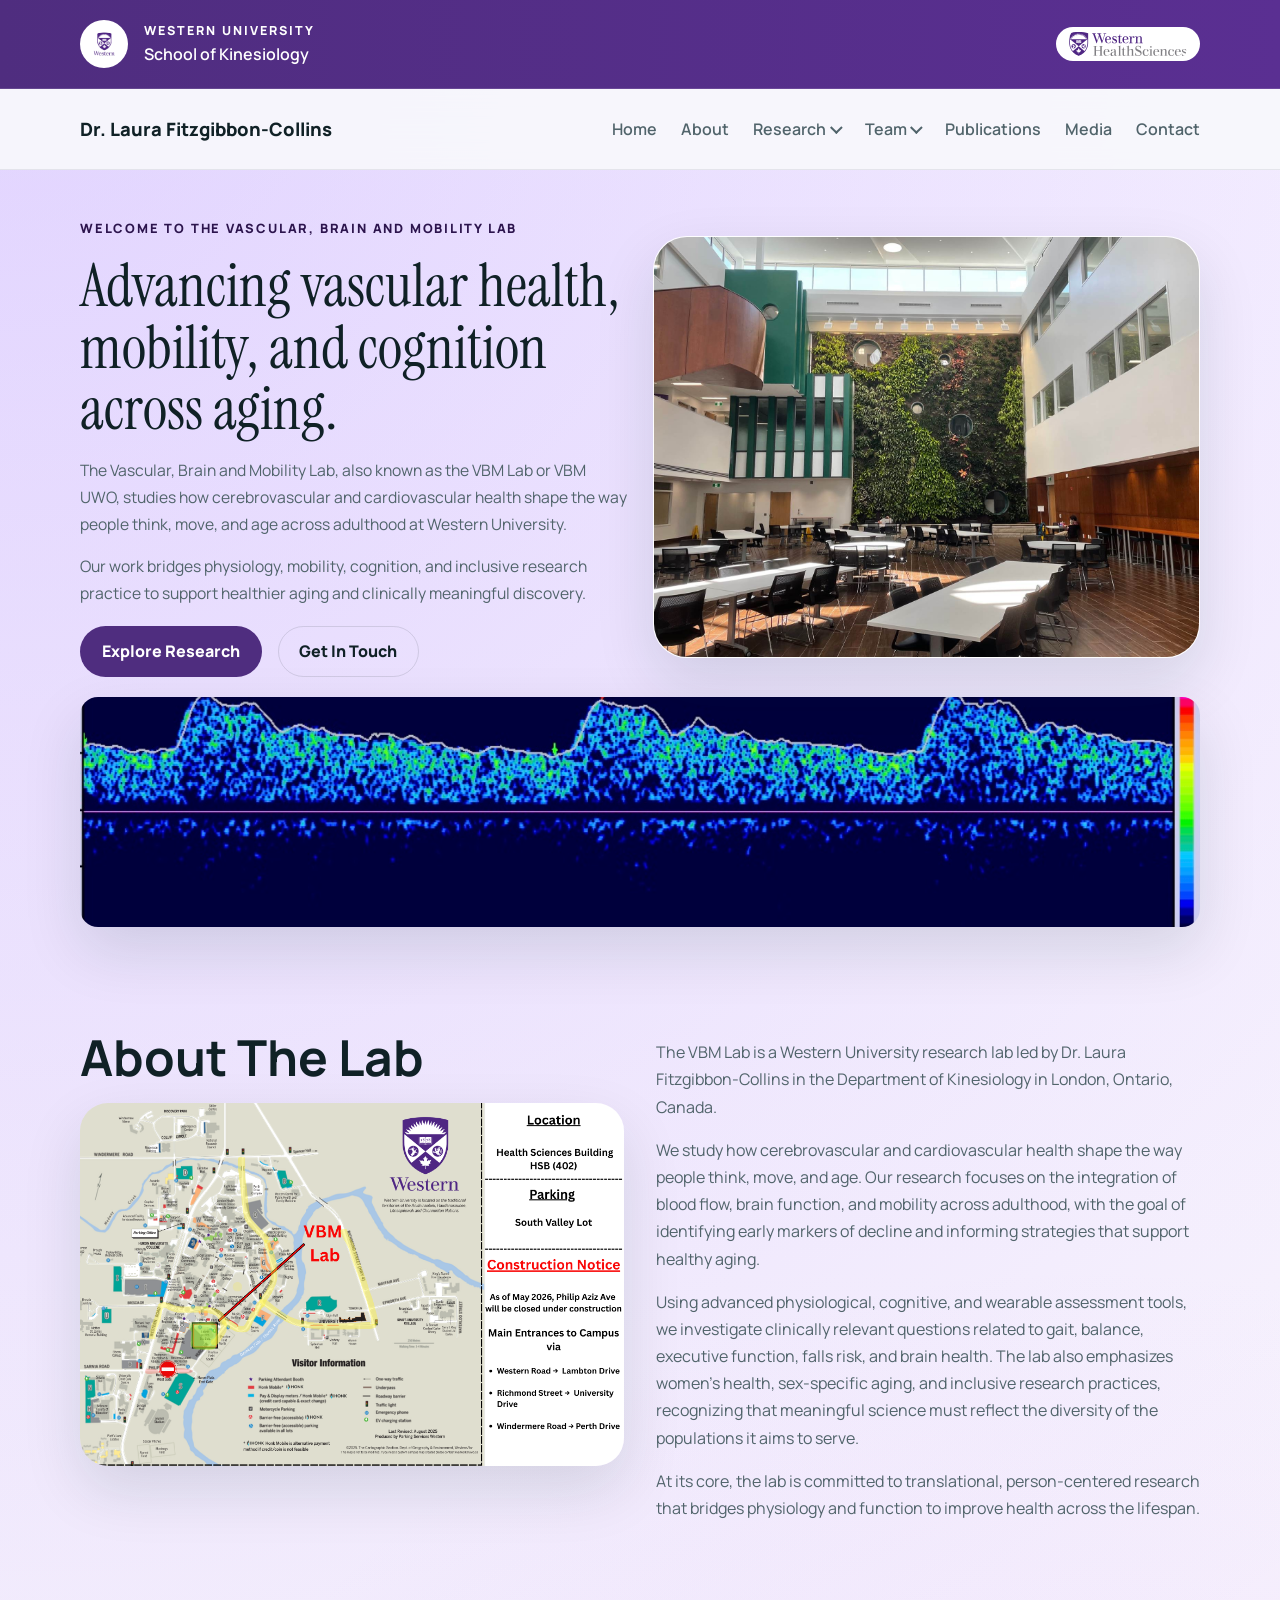
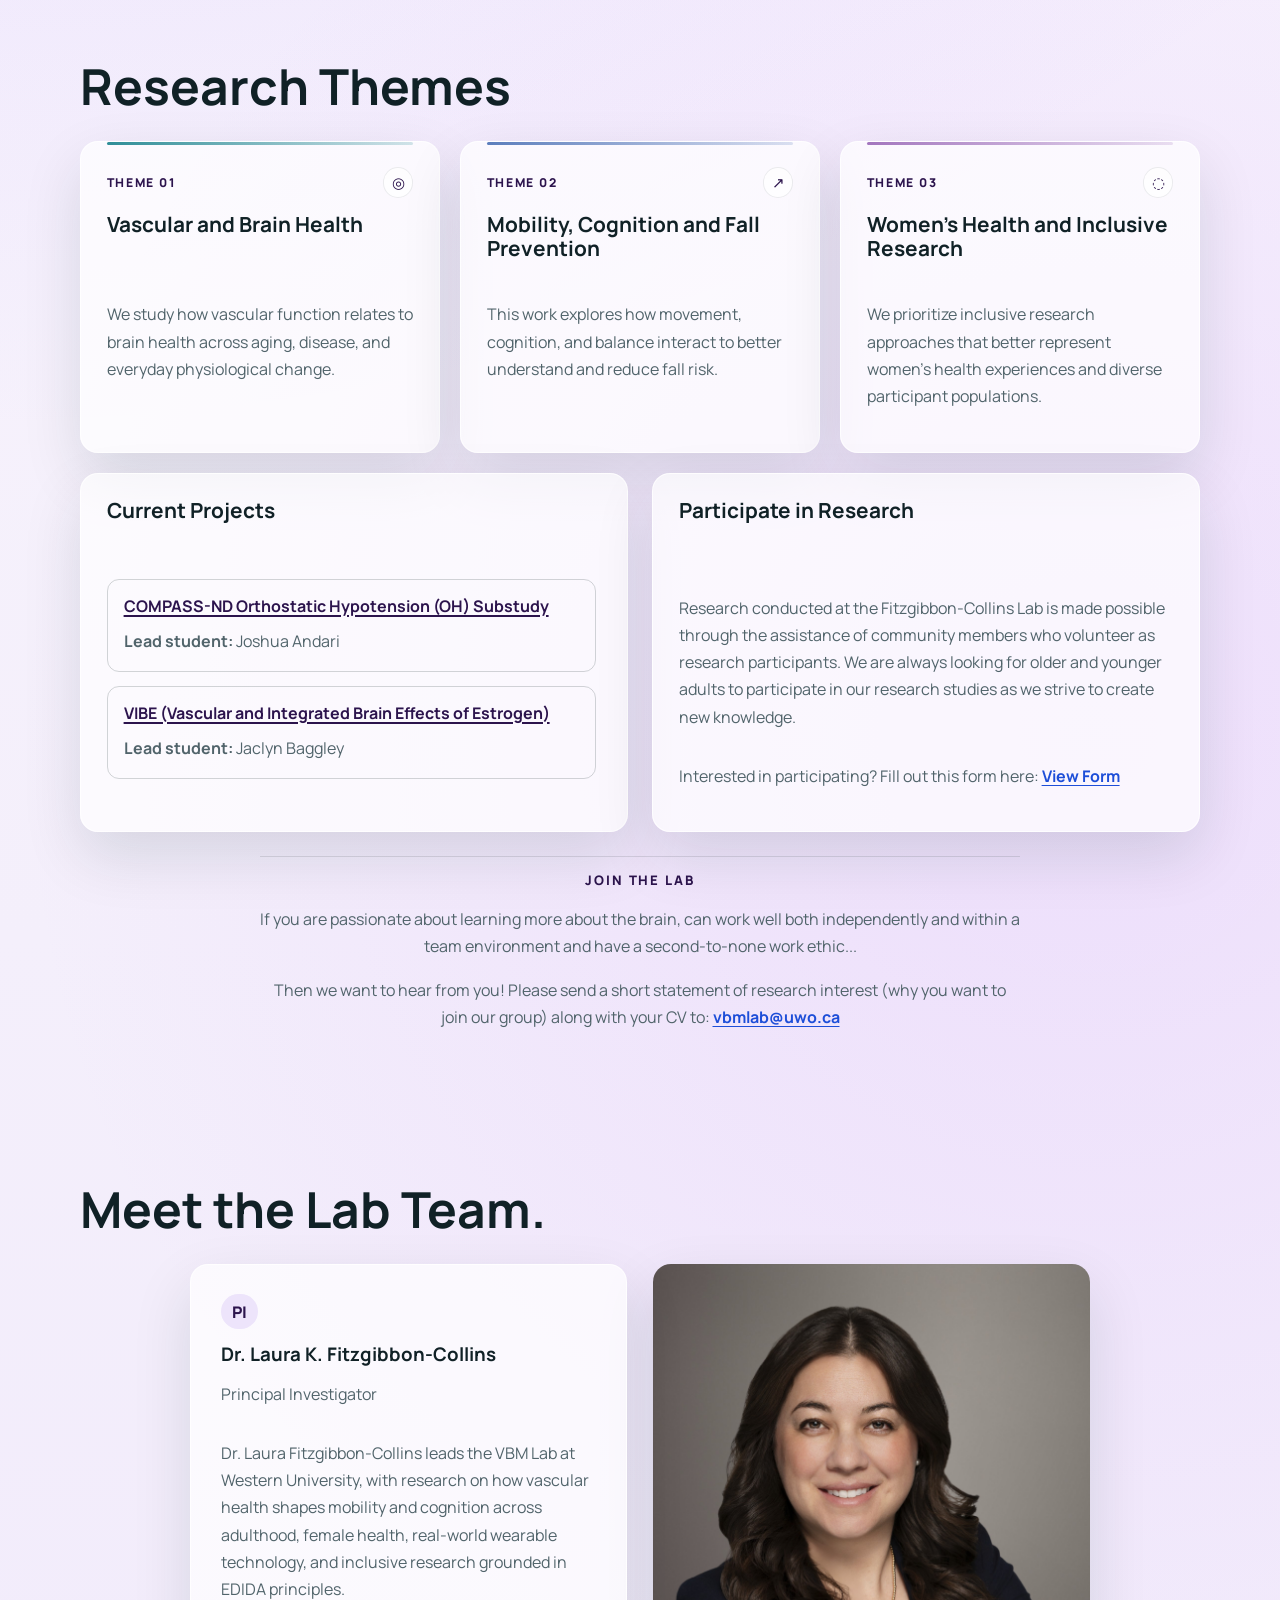
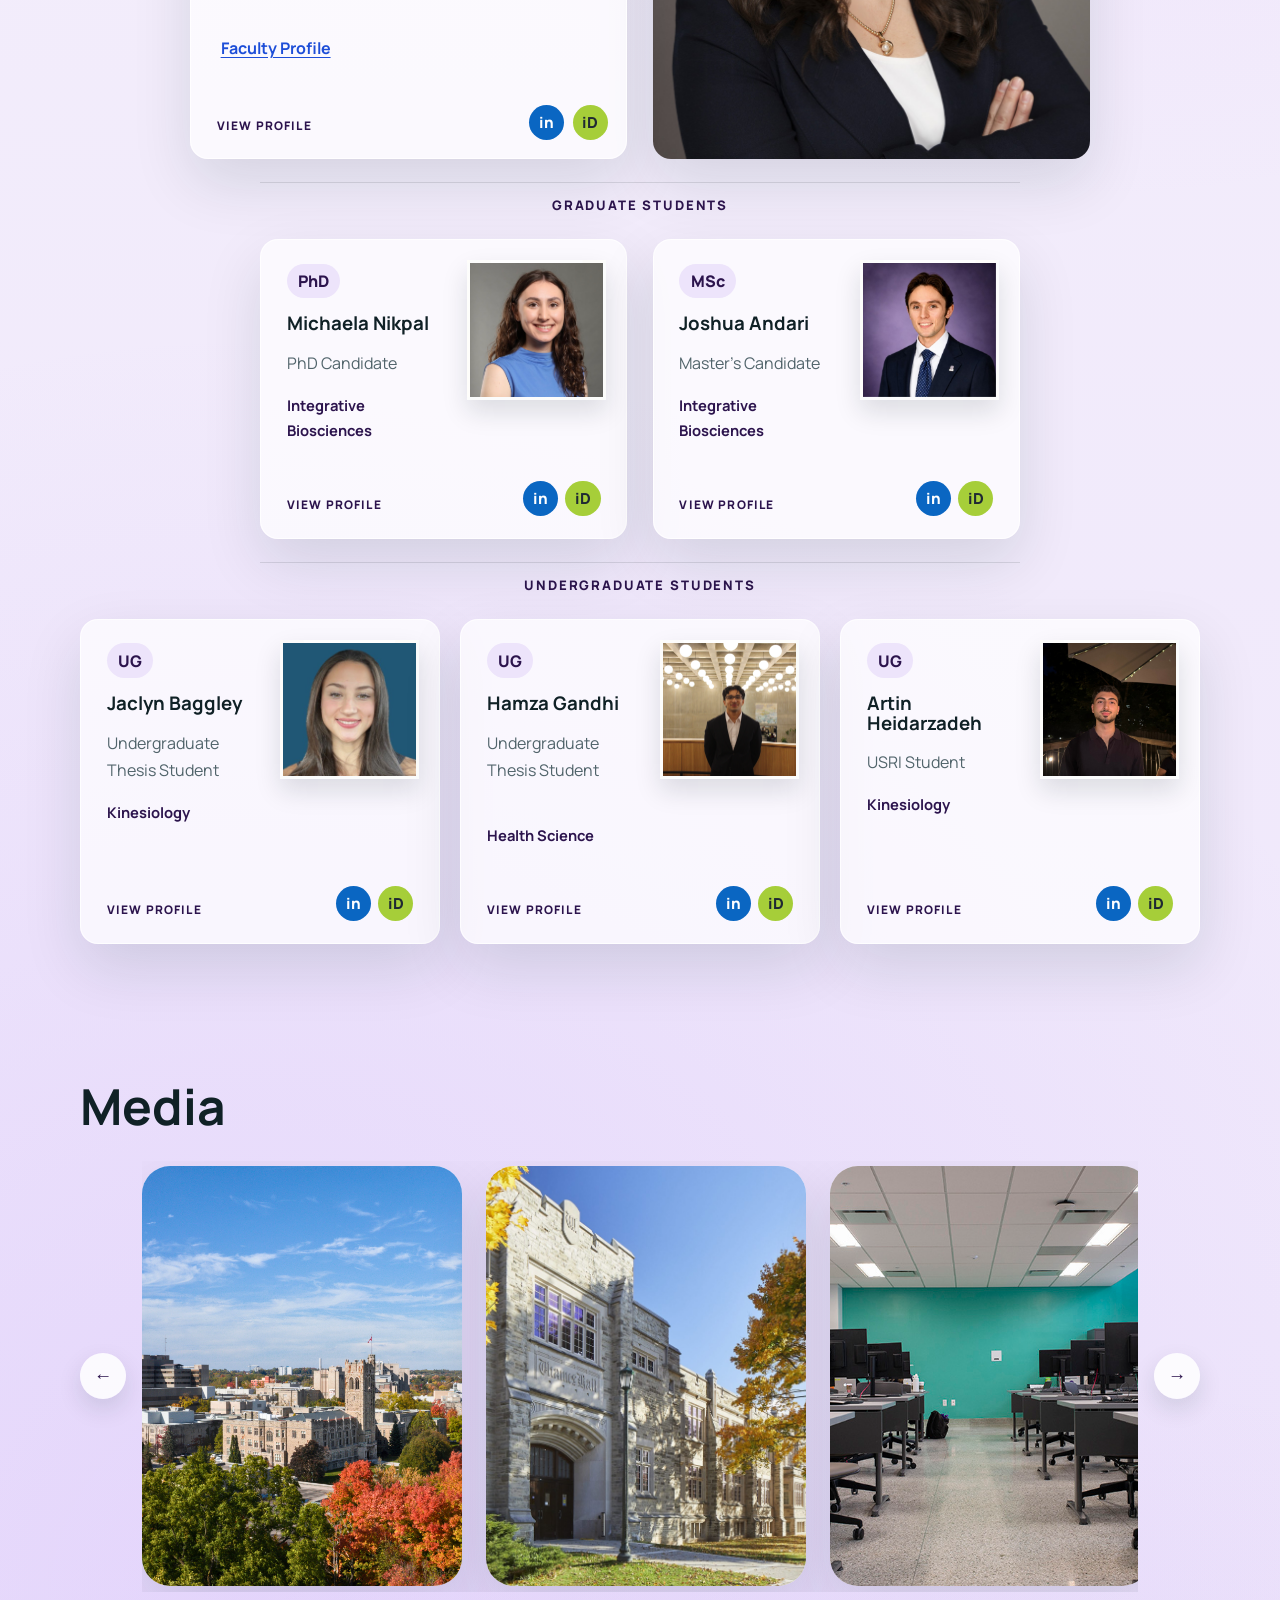
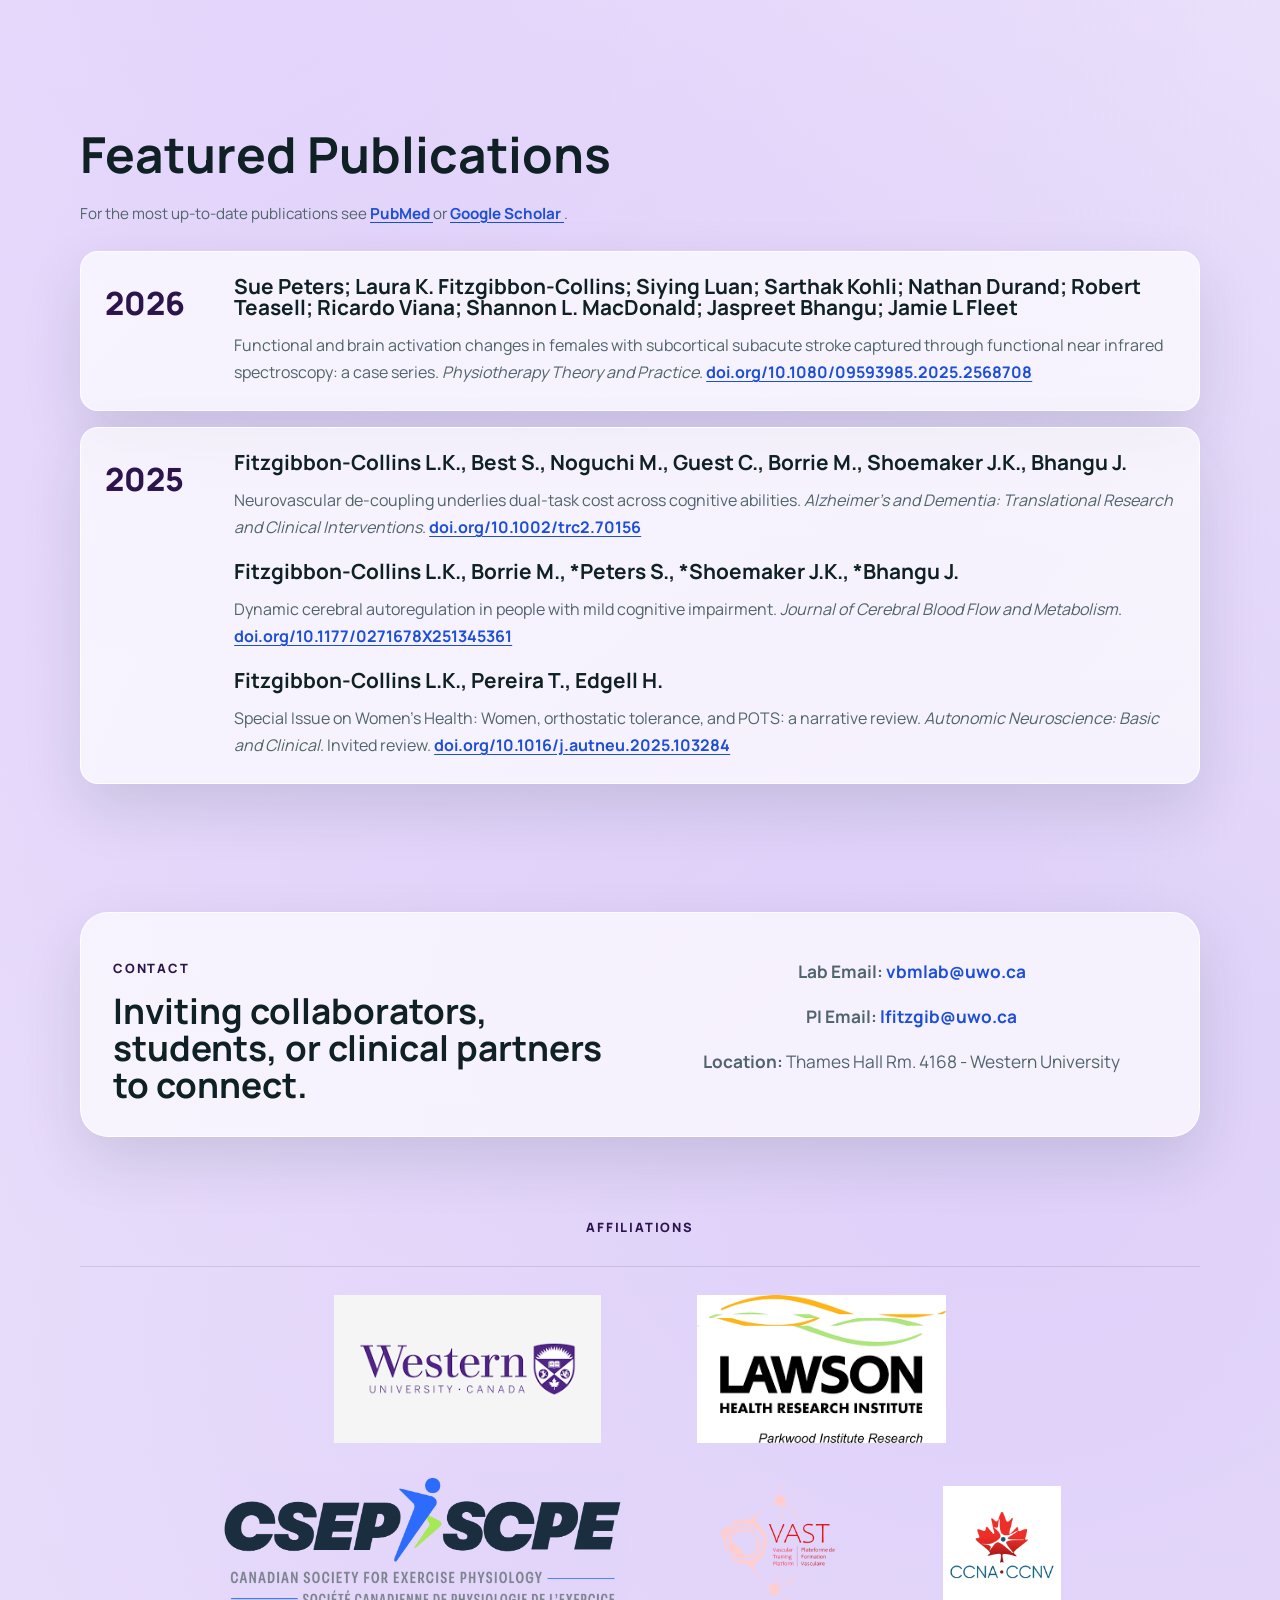
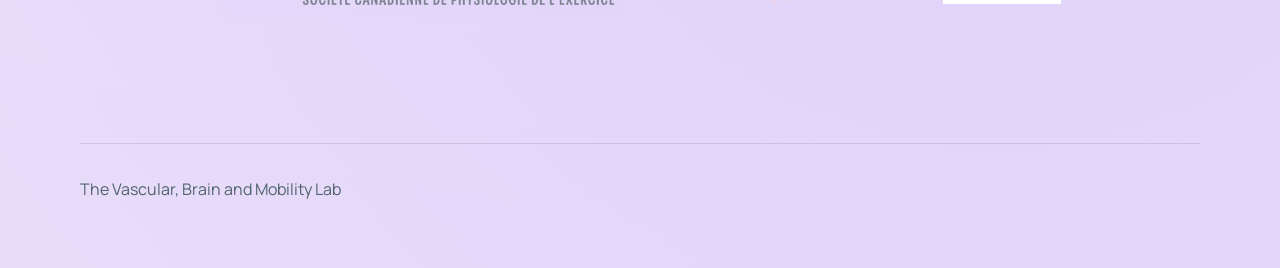
<file: index.html>
<!DOCTYPE html>
<html lang="en">
  <head>
    <meta charset="UTF-8" />
    <meta name="viewport" content="width=device-width, initial-scale=1.0" />
    <title>VBM Lab | Vascular, Brain and Mobility Lab | Western University</title>
    <meta
      name="description"
      content="The VBM Lab at Western University, led by Dr. Laura Fitzgibbon-Collins, studies vascular health, brain health, mobility, cognition, and healthy aging."
    />
    <link rel="canonical" href="https://vbmlab.ca/" />
    <link rel="icon" type="image/png" href="https://vbmlab.ca/photos/uwo.png" />
    <link rel="apple-touch-icon" href="https://vbmlab.ca/photos/uwo.png" />
    <meta name="robots" content="max-image-preview:large" />
    <meta property="og:title" content="VBM Lab | Vascular, Brain and Mobility Lab | Western University" />
    <meta
      property="og:description"
      content="The VBM Lab at Western University, led by Dr. Laura Fitzgibbon-Collins, studies vascular health, brain health, mobility, cognition, and healthy aging."
    />
    <meta property="og:type" content="website" />
    <meta property="og:url" content="https://vbmlab.ca/" />
    <meta property="og:image" content="https://vbmlab.ca/photos/uwo.png" />
    <meta property="og:image:alt" content="Western University logo for the VBM Lab website" />
    <meta name="twitter:card" content="summary_large_image" />
    <meta name="twitter:image" content="https://vbmlab.ca/photos/uwo.png" />
    <link rel="preconnect" href="https://fonts.googleapis.com" />
    <link rel="preconnect" href="https://fonts.gstatic.com" crossorigin />
    <link
      href="https://fonts.googleapis.com/css2?family=Instrument+Serif:ital@0;1&family=Manrope:wght@400;500;600;700;800&display=swap"
      rel="stylesheet"
    />
    <script type="application/ld+json">
      {
        "@context": "https://schema.org",
        "@type": "WebSite",
        "@id": "https://vbmlab.ca/#website",
        "url": "https://vbmlab.ca/",
        "name": "VBM Lab",
        "alternateName": "Vascular, Brain and Mobility Lab",
        "image": "https://vbmlab.ca/photos/uwo.png"
      }
    </script>
    <script type="application/ld+json">
      {
        "@context": "https://schema.org",
        "@type": "ResearchOrganization",
        "@id": "https://vbmlab.ca/#organization",
        "name": "Vascular, Brain and Mobility Lab",
        "alternateName": ["VBM Lab", "VBM UWO"],
        "url": "https://vbmlab.ca/",
        "logo": "https://vbmlab.ca/photos/uwo.png",
        "image": "https://vbmlab.ca/photos/uwo.png",
        "parentOrganization": {
          "@type": "CollegeOrUniversity",
          "name": "Western University",
          "url": "https://www.uwo.ca/"
        },
        "department": {
          "@type": "Organization",
          "name": "School of Kinesiology",
          "url": "https://www.uwo.ca/fhs/kin/"
        },
        "address": {
          "@type": "PostalAddress",
          "addressLocality": "London",
          "addressRegion": "Ontario",
          "addressCountry": "CA"
        },
        "founder": {
          "@id": "https://vbmlab.ca/team/laura-fitzgibbon-collins.html#person"
        }
      }
    </script>
    <link rel="stylesheet" href="styles.css" />
  </head>
  <body>
    <header class="site-header">
      <div class="site-ribbon">
        <div class="container ribbon-inner">
          <div class="ribbon-brand">
            <img class="ribbon-logo" src="photos/uwo.png" alt="Western University logo" />
            <div class="ribbon-copy">
              <p class="ribbon-label">Western University</p>
              <p class="ribbon-subtitle">School of Kinesiology</p>
            </div>
          </div>
          <img
            class="ribbon-health-sciences"
            src="photos/uwohs.svg"
            alt="Western Health Sciences"
          />
        </div>
      </div>
      <div class="site-nav-shell">
        <div class="container nav-bar">
          <a class="brand" href="#top">
            <span class="brand-text">Dr. Laura Fitzgibbon-Collins</span>
          </a>
          <button
            class="menu-toggle"
            type="button"
            aria-expanded="false"
            aria-controls="site-nav"
          >
            Menu
          </button>
          <nav class="site-nav" id="site-nav" aria-label="Main navigation">
            <a href="#top">Home</a>
            <a href="#about">About</a>
            <div class="nav-dropdown">
              <a class="nav-dropdown-trigger" href="#research">Research</a>
              <div class="nav-dropdown-menu" aria-label="Research pages">
                <a href="#research">Current Research</a>
                <a class="nav-subtab" href="current-projects.html">Current Projects</a>
                <a href="participate.html">Participate in Research</a>
              </div>
            </div>
            <div class="nav-dropdown">
              <a class="nav-dropdown-trigger" href="#team">Team</a>
              <div class="nav-dropdown-menu" aria-label="Team groups">
                <a href="team/laura-fitzgibbon-collins.html">Principal Investigator</a>
                <a href="#graduate-students">Graduate Students</a>
                <a href="#undergraduate-students">Undergraduate Students</a>
              </div>
            </div>
            <a href="#publications">Publications</a>
            <a href="#media">Media</a>
            <a href="#contact">Contact</a>
          </nav>
        </div>
      </div>
    </header>

    <main id="top">
      <section class="hero">
        <div class="container hero-frame">
          <div class="hero-copy">
            <p class="eyebrow hero-eyebrow">Welcome to the Vascular, Brain and Mobility Lab</p>
            <div class="hero-lead">
              <h1>Advancing vascular health, mobility, and cognition across aging.</h1>
            </div>
            <p class="hero-text">
              The Vascular, Brain and Mobility Lab, also known as the VBM Lab or VBM UWO,
              studies how cerebrovascular and cardiovascular health shape the way people think,
              move, and age across adulthood at Western University.
            </p>
            <p class="hero-text hero-text-secondary">
              Our work bridges physiology, mobility, cognition, and inclusive research practice to
              support healthier aging and clinically meaningful discovery.
            </p>
            <div class="hero-actions">
              <a class="button button-primary" href="#research">Explore Research</a>
              <a class="button button-secondary" href="#contact">Get In Touch</a>
            </div>
          </div>
          <div class="hero-visual">
            <div class="hero-visual-frame">
              <img
                class="hero-visual-image"
                src="photos/thamesreal.jpg"
                alt="Thames Hall at Western University, home of the VBM Lab"
              />
            </div>
          </div>
        </div>
        <div class="container hero-image-break">
          <img
            src="photos/TCD-1.jpg"
            alt="Transcranial Doppler ultrasound equipment used in VBM Lab cerebrovascular research"
          />
        </div>
      </section>

      <section class="section" id="about">
        <div class="container section-grid">
          <div>
            <h2>About The Lab</h2>
            <img
              class="about-image"
              src="photos/westernpics/updatedparking"
              alt="VBM Lab parking information at Western University"
            />
          </div>
          <div>
            <p>
              The VBM Lab is a Western University research lab led by Dr. Laura
              Fitzgibbon-Collins in the Department of Kinesiology in London, Ontario, Canada.
            </p>
            <p>
              We study how cerebrovascular and cardiovascular health shape the way people think,
              move, and age. Our research focuses on the integration of blood flow, brain function,
              and mobility across adulthood, with the goal of identifying early markers of decline
              and informing strategies that support healthy aging.
            </p>
            <p>
              Using advanced physiological, cognitive, and wearable assessment tools, we investigate
              clinically relevant questions related to gait, balance, executive function, falls risk,
              and brain health. The lab also emphasizes women’s health, sex-specific aging, and
              inclusive research practices, recognizing that meaningful science must reflect the
              diversity of the populations it aims to serve.
            </p>
            <p>
              At its core, the lab is committed to translational, person-centered research that
              bridges physiology and function to improve health across the lifespan.
            </p>
          </div>
        </div>
      </section>

      <section class="section section-tinted section-research" id="research">
        <div class="container">
          <div class="section-heading">
            <h2>Research Themes</h2>
          </div>
          <div class="cards-grid">
            <article class="info-card research-card research-card-brain">
              <div class="research-card-top">
                <span class="research-card-kicker">Theme 01</span>
                <span class="research-card-icon" aria-hidden="true">◎</span>
              </div>
              <h3>Vascular and Brain Health</h3>
              <p>
                We study how vascular function relates to brain health across aging, disease, and
                everyday physiological change.
              </p>
            </article>
            <article class="info-card research-card research-card-mobility">
              <div class="research-card-top">
                <span class="research-card-kicker">Theme 02</span>
                <span class="research-card-icon" aria-hidden="true">↗</span>
              </div>
              <h3>Mobility, Cognition and Fall Prevention</h3>
              <p>
                This work explores how movement, cognition, and balance interact to better
                understand and reduce fall risk.
              </p>
            </article>
            <article class="info-card research-card research-card-inclusive">
              <div class="research-card-top">
                <span class="research-card-kicker">Theme 03</span>
                <span class="research-card-icon" aria-hidden="true">◌</span>
              </div>
              <h3>Women's Health and Inclusive Research</h3>
              <p>
                We prioritize inclusive research approaches that better represent women’s health
                experiences and diverse participant populations.
              </p>
            </article>
          </div>
          <div class="about-cards-grid research-details-grid" id="current-projects-section">
            <article class="info-card about-card project-card">
              <h3>Current Projects</h3>
              <div class="projects-scroll">
                <article class="project-summary-box">
                  <h4>
                    <a class="project-title-link" href="current-projects.html#compass-nd-oh-substudy">
                      COMPASS-ND Orthostatic Hypotension (OH) Substudy
                    </a>
                  </h4>
                  <p>
                    <strong>Lead student:</strong> Joshua Andari
                  </p>
                </article>
                <article class="project-summary-box">
                  <h4>
                    <a class="project-title-link" href="current-projects.html#vibe-estrogen-study">
                      VIBE (Vascular and Integrated Brain Effects of Estrogen)
                    </a>
                  </h4>
                  <p>
                    <strong>Lead student:</strong> Jaclyn Baggley
                  </p>
                </article>
              </div>
            </article>
            <article class="info-card about-card">
              <h3>Participate in Research</h3>
              <p>
                Research conducted at the Fitzgibbon-Collins Lab is made possible through the
                assistance of community members who volunteer as research participants. We are always
                looking for older and younger adults to participate in our research studies as we
                strive to create new knowledge.
              </p>
              <p>
                Interested in participating? Fill out this form here:
                <a class="card-link" href="participate.html">View Form</a>
              </p>
            </article>
          </div>
          <div class="join-lab-block">
            <div class="join-lab-line" aria-hidden="true"></div>
            <p class="join-lab-label">Join the Lab</p>
            <div class="join-lab-copy">
              <p>
                If you are passionate about learning more about the brain, can work well both
                independently and within a team environment and have a second-to-none work ethic...
              </p>
              <p>
                Then we want to hear from you! Please send a short statement of research interest
                (why you want to join our group) along with your CV to:
                <a class="card-link" href="mailto:vbmlab@uwo.ca">vbmlab@uwo.ca</a>
              </p>
            </div>
          </div>
        </div>
      </section>

      <section class="section" id="team">
        <div class="container">
          <div class="section-heading">
            <h2>Meet the Lab Team.</h2>
          </div>
          <div class="people-grid people-grid-single people-grid-featured" id="principal-investigator">
            <article class="person-card person-card-featured">
              <a
                class="card-cover-link"
                href="team/laura-fitzgibbon-collins.html"
                aria-label="View Dr. Laura K. Fitzgibbon-Collins profile"
              ></a>
              <a
                class="profile-social"
                href="https://linkedin.com/in/laura-keiko-fitzgibbon-collins-phd-5b940a64/?lipi=urn%3Ali%3Apage%3Ad_flagship3_feed%3B2OGnwv7vScaIsMlXpq8oRQ%3D%3D"
                aria-label="Laura K. Fitzgibbon-Collins LinkedIn profile"
                target="_blank"
                rel="noreferrer"
              >
                in
              </a>
              <a
                class="profile-social profile-orcid"
                href="https://orcid.org/0009-0002-8268-9843"
                aria-label="Laura K. Fitzgibbon-Collins ORCID profile"
                target="_blank"
                rel="noreferrer"
              >
                iD
              </a>
              <div class="person-badge">PI</div>
              <h3>
                <a class="person-name-link" href="team/laura-fitzgibbon-collins.html">
                  Dr. Laura K. Fitzgibbon-Collins
                </a>
              </h3>
              <p>Principal Investigator</p>
              <p>
                Dr. Laura Fitzgibbon-Collins leads the VBM Lab at Western University, with research
                on how vascular health shapes mobility and cognition across adulthood, female
                health, real-world wearable technology, and inclusive research grounded in EDIDA
                principles.
              </p>
              <p>
                <a
                  class="profile-link"
                  href="https://www.uwo.ca/fhs/kin/about/faculty/fitzgibbon_collins_l.html"
                  target="_blank"
                  rel="noreferrer"
                >
                  Faculty Profile
                </a>
              </p>
            </article>
            <div class="team-photo-card team-photo-card-featured">
              <img
                class="team-photo"
                src="photos/laura2.jpg"
                alt="Dr. Laura Fitzgibbon-Collins, Principal Investigator of the VBM Lab at Western University"
              />
            </div>
          </div>
          <div class="team-subgroup" id="graduate-students">
            <div class="team-subgroup-line" aria-hidden="true"></div>
            <p class="team-subgroup-label">Graduate Students</p>
          </div>
          <div class="people-grid people-grid-duo">
            <article class="person-card person-card-with-photo">
              <a
                class="card-cover-link"
                href="team/michaela-nikpal.html"
                aria-label="View Michaela Nikpal profile"
              ></a>
              <a
                class="profile-social"
                href="#"
                aria-label="LinkedIn profile placeholder"
                target="_blank"
                rel="noreferrer"
              >
                in
              </a>
              <a
                class="profile-social profile-orcid"
                href="#"
                aria-label="Michaela Nikpal ORCID profile placeholder"
                target="_blank"
                rel="noreferrer"
              >
                iD
              </a>
              <div class="person-photo-frame">
                <img
                  class="photo-position-top"
                  src="photos/michaela.jpg"
                  alt="Michaela Nikpal, PhD Candidate in the VBM Lab at Western University"
                />
              </div>
              <div class="person-badge">PhD</div>
              <h3>Michaela Nikpal</h3>
              <p>PhD Candidate</p>
              <p class="person-program">Integrative Biosciences</p>
            </article>
            <article class="person-card person-card-with-photo">
              <a
                class="card-cover-link"
                href="team/joshua-andari.html"
                aria-label="View Joshua Andari profile"
              ></a>
              <a
                class="profile-social"
                href="https://www.linkedin.com/in/joshua-andari-552147254/"
                aria-label="Joshua Andari LinkedIn profile"
                target="_blank"
                rel="noreferrer"
              >
                in
              </a>
              <a
                class="profile-social profile-orcid"
                href="https://orcid.org/0009-0004-4453-0289"
                aria-label="Joshua Andari ORCID profile"
                target="_blank"
                rel="noreferrer"
              >
                iD
              </a>
              <div class="person-photo-frame">
                <img
                  src="photos/Joshua.png"
                  alt="Joshua Andari, Master's Candidate in the VBM Lab at Western University"
                />
              </div>
              <div class="person-badge">MSc</div>
              <h3>Joshua Andari</h3>
              <p>Master’s Candidate</p>
              <p class="person-program">Integrative Biosciences</p>
            </article>
          </div>
          <div class="team-subgroup team-subgroup-undergraduate" id="undergraduate-students">
            <div class="team-subgroup-line" aria-hidden="true"></div>
            <p class="team-subgroup-label">Undergraduate Students</p>
          </div>
          <div class="people-grid people-grid-undergraduate">
            <article class="person-card person-card-with-photo">
              <a
                class="card-cover-link"
                href="team/jaclyn-baggley.html"
                aria-label="View Jaclyn Baggley profile"
              ></a>
              <a
                class="profile-social"
                href="https://www.linkedin.com/in/jaclyn-baggley-3aa220305/"
                aria-label="Jaclyn Baggley LinkedIn profile"
                target="_blank"
                rel="noreferrer"
              >
                in
              </a>
              <a
                class="profile-social profile-orcid"
                href="#"
                aria-label="Jaclyn Baggley ORCID profile placeholder"
                target="_blank"
                rel="noreferrer"
              >
                iD
              </a>
              <div class="person-photo-frame">
                <img
                  src="photos/Jaclyn.jpeg"
                  alt="Jaclyn Baggley, Undergraduate Thesis Student in the VBM Lab at Western University"
                />
              </div>
              <div class="person-badge">UG</div>
              <h3>Jaclyn Baggley</h3>
              <p>Undergraduate Thesis Student</p>
              <p class="person-program">Kinesiology</p>
            </article>
            <article class="person-card person-card-with-photo">
              <a
                class="card-cover-link"
                href="team/hamza-gandhi.html"
                aria-label="View Hamza Gandhi profile"
              ></a>
              <a
                class="profile-social"
                href="https://www.linkedin.com/in/hamza-gandhi-55b607294/"
                aria-label="Hamza Gandhi LinkedIn profile"
                target="_blank"
                rel="noreferrer"
              >
                in
              </a>
              <a
                class="profile-social profile-orcid"
                href="#"
                aria-label="Hamza Gandhi ORCID profile placeholder"
                target="_blank"
                rel="noreferrer"
              >
                iD
              </a>
              <div class="person-photo-frame">
                <img
                  src="photos/Hamza.png"
                  alt="Hamza Gandhi, Undergraduate Thesis Student in the VBM Lab at Western University"
                />
              </div>
              <div class="person-badge">UG</div>
              <h3>Hamza Gandhi</h3>
              <p>Undergraduate Thesis Student</p>
              <p class="person-program person-program-offset">Health Science</p>
            </article>
            <article class="person-card person-card-with-photo">
              <a
                class="card-cover-link"
                href="team/artin-heidarzadeh.html"
                aria-label="View Artin Heidarzadeh profile"
              ></a>
              <a
                class="profile-social"
                href="https://www.linkedin.com/in/artin-heidarzadeh-3927202b5/"
                aria-label="Artin Heidarzadeh LinkedIn profile"
                target="_blank"
                rel="noreferrer"
              >
                in
              </a>
              <a
                class="profile-social profile-orcid"
                href="#"
                aria-label="Artin Heidarzadeh ORCID profile placeholder"
                target="_blank"
                rel="noreferrer"
              >
                iD
              </a>
              <div class="person-photo-frame">
                <img
                  src="photos/Artin.jpeg"
                  alt="Artin Heidarzadeh, USRI Student in the VBM Lab at Western University"
                />
              </div>
              <div class="person-badge">UG</div>
              <h3>Artin Heidarzadeh</h3>
              <p>USRI Student</p>
              <p class="person-program">Kinesiology</p>
            </article>
          </div>
        </div>
      </section>

      <section class="section" id="media">
        <div class="container">
          <div class="section-heading">
            <h2>Media</h2>
          </div>
          <div class="media-carousel">
            <button
              class="media-arrow"
              type="button"
              data-media-prev
              aria-label="Scroll media left"
            >
              <span aria-hidden="true">←</span>
            </button>
            <div class="media-viewport" aria-label="Lab media gallery">
              <div class="media-track">
                <article class="media-card">
                  <img src="photos/westernpics/1.png" alt="VBM Lab team and research space at Western University" />
                </article>
                <article class="media-card">
                  <img src="photos/westernpics/2.jpg" alt="VBM Lab media gallery image from Western University" />
                </article>
                <article class="media-card">
                  <img src="photos/westernpics/3.jpg" alt="VBM Lab research and student activity at Western University" />
                </article>
                <article class="media-card">
                  <img src="photos/westernpics/4.jpg" alt="VBM Lab academic and research community at Western University" />
                </article>
              </div>
            </div>
            <button
              class="media-arrow"
              type="button"
              data-media-next
              aria-label="Scroll media right"
            >
              <span aria-hidden="true">→</span>
            </button>
          </div>
        </div>
      </section>

      <section class="section section-tinted" id="publications">
        <div class="container">
          <div class="section-heading">
            <h2>Featured Publications</h2>
          </div>
          <p class="publication-note">
            For the most up-to-date publications see
            <a
              class="publication-link"
              href="https://pubmed.ncbi.nlm.nih.gov/?term=Fitzgibbon-Collins+LK&cauthor_id=41070366"
              target="_blank"
              rel="noreferrer"
            >
              PubMed
            </a>
            or
            <a
              class="publication-link"
              href="https://scholar.google.com/citations?user=LZht9WgAAAAJ&hl=en"
              target="_blank"
              rel="noreferrer"
            >
              Google Scholar
            </a>.
          </p>
          <div class="publication-list">
            <article class="publication-item">
              <p class="publication-year">2026</p>
              <div class="publication-group">
                <div class="publication-entry">
                  <h3>Sue Peters; Laura K. Fitzgibbon-Collins; Siying Luan; Sarthak Kohli; Nathan Durand; Robert Teasell; Ricardo Viana; Shannon L. MacDonald; Jaspreet Bhangu; Jamie L Fleet</h3>
                  <p>
                    Functional and brain activation changes in females with subcortical subacute stroke captured through functional near infrared spectroscopy: a case series.
                    <em>Physiotherapy Theory and Practice</em>.
                    <a
                      class="publication-link"
                      href="https://doi.org/10.1080/09593985.2025.2568708"
                      target="_blank"
                      rel="noreferrer"
                    >
                      doi.org/10.1080/09593985.2025.2568708
                    </a>
                  </p>
                </div>
              </div>
            </article>
            <article class="publication-item">
              <p class="publication-year">2025</p>
              <div class="publication-group">
                <div class="publication-entry">
                  <h3>Fitzgibbon-Collins L.K., Best S., Noguchi M., Guest C., Borrie M., Shoemaker J.K., Bhangu J.</h3>
                  <p>
                    Neurovascular de-coupling underlies dual-task cost across cognitive abilities.
                    <em>Alzheimer’s and Dementia: Translational Research and Clinical Interventions</em>.
                    <a
                      class="publication-link"
                      href="https://doi.org/10.1002/trc2.70156"
                      target="_blank"
                      rel="noreferrer"
                    >
                      doi.org/10.1002/trc2.70156
                    </a>
                  </p>
                </div>
                <div class="publication-entry">
                  <h3>Fitzgibbon-Collins L.K., Borrie M., *Peters S., *Shoemaker J.K., *Bhangu J.</h3>
                  <p>
                    Dynamic cerebral autoregulation in people with mild cognitive impairment.
                    <em>Journal of Cerebral Blood Flow and Metabolism</em>.
                    <a
                      class="publication-link"
                      href="https://doi.org/10.1177/0271678X251345361"
                      target="_blank"
                      rel="noreferrer"
                    >
                      doi.org/10.1177/0271678X251345361
                    </a>
                  </p>
                </div>
                <div class="publication-entry">
                  <h3>Fitzgibbon-Collins L.K., Pereira T., Edgell H.</h3>
                  <p>
                    Special Issue on Women’s Health: Women, orthostatic tolerance, and POTS: a narrative review.
                    <em>Autonomic Neuroscience: Basic and Clinical</em>. Invited review.
                    <a
                      class="publication-link"
                      href="https://doi.org/10.1016/j.autneu.2025.103284"
                      target="_blank"
                      rel="noreferrer"
                    >
                      doi.org/10.1016/j.autneu.2025.103284
                    </a>
                  </p>
                </div>
              </div>
            </article>
          </div>
        </div>
      </section>

      <section class="section contact-section" id="contact">
        <div class="container contact-panel">
          <div>
            <p class="section-label">Contact</p>
            <h2>Inviting collaborators, students, or clinical partners to connect.</h2>
          </div>
          <div class="contact-details">
            <p>
              <strong>Lab Email:</strong>
              <a class="contact-link" href="mailto:vbmlab@uwo.ca">vbmlab@uwo.ca</a>
            </p>
            <p>
              <strong>PI Email:</strong>
              <a class="contact-link" href="mailto:lfitzgib@uwo.ca">lfitzgib@uwo.ca</a>
            </p>
            <p><strong>Location:</strong> Thames Hall Rm. 4168 - Western University</p>
          </div>
        </div>
      </section>

      <section class="section affiliations-intro" id="affiliations">
        <div class="container">
          <p class="section-label affiliations-label">Affiliations</p>
          <div class="affiliations-rule" aria-hidden="true"></div>
          <div class="affiliations-logos">
            <img class="affiliation-logo" src="photos/WesternU.png" alt="Western University affiliation" />
            <img class="affiliation-logo" src="photos/Parkwood.png" alt="Parkwood Institute affiliation" />
          </div>
          <div class="affiliations-logos affiliations-logos-secondary">
            <img class="affiliation-logo" src="photos/CSEP.png" alt="Canadian Society for Exercise Physiology affiliation" />
            <img class="affiliation-logo affiliation-logo-square" src="photos/VASTLOGO.webp" alt="Vascular Aging and Stroke Team affiliation" />
            <img class="affiliation-logo affiliation-logo-square" src="photos/CCNA.jpg" alt="Canadian Consortium on Neurodegeneration in Aging affiliation" />
          </div>
        </div>
      </section>
    </main>

    <footer class="site-footer">
      <div class="container footer-layout">
        <p>The Vascular, Brain and Mobility Lab</p>
      </div>
    </footer>

    <script src="script.js"></script>
  </body>
</html>
</file>
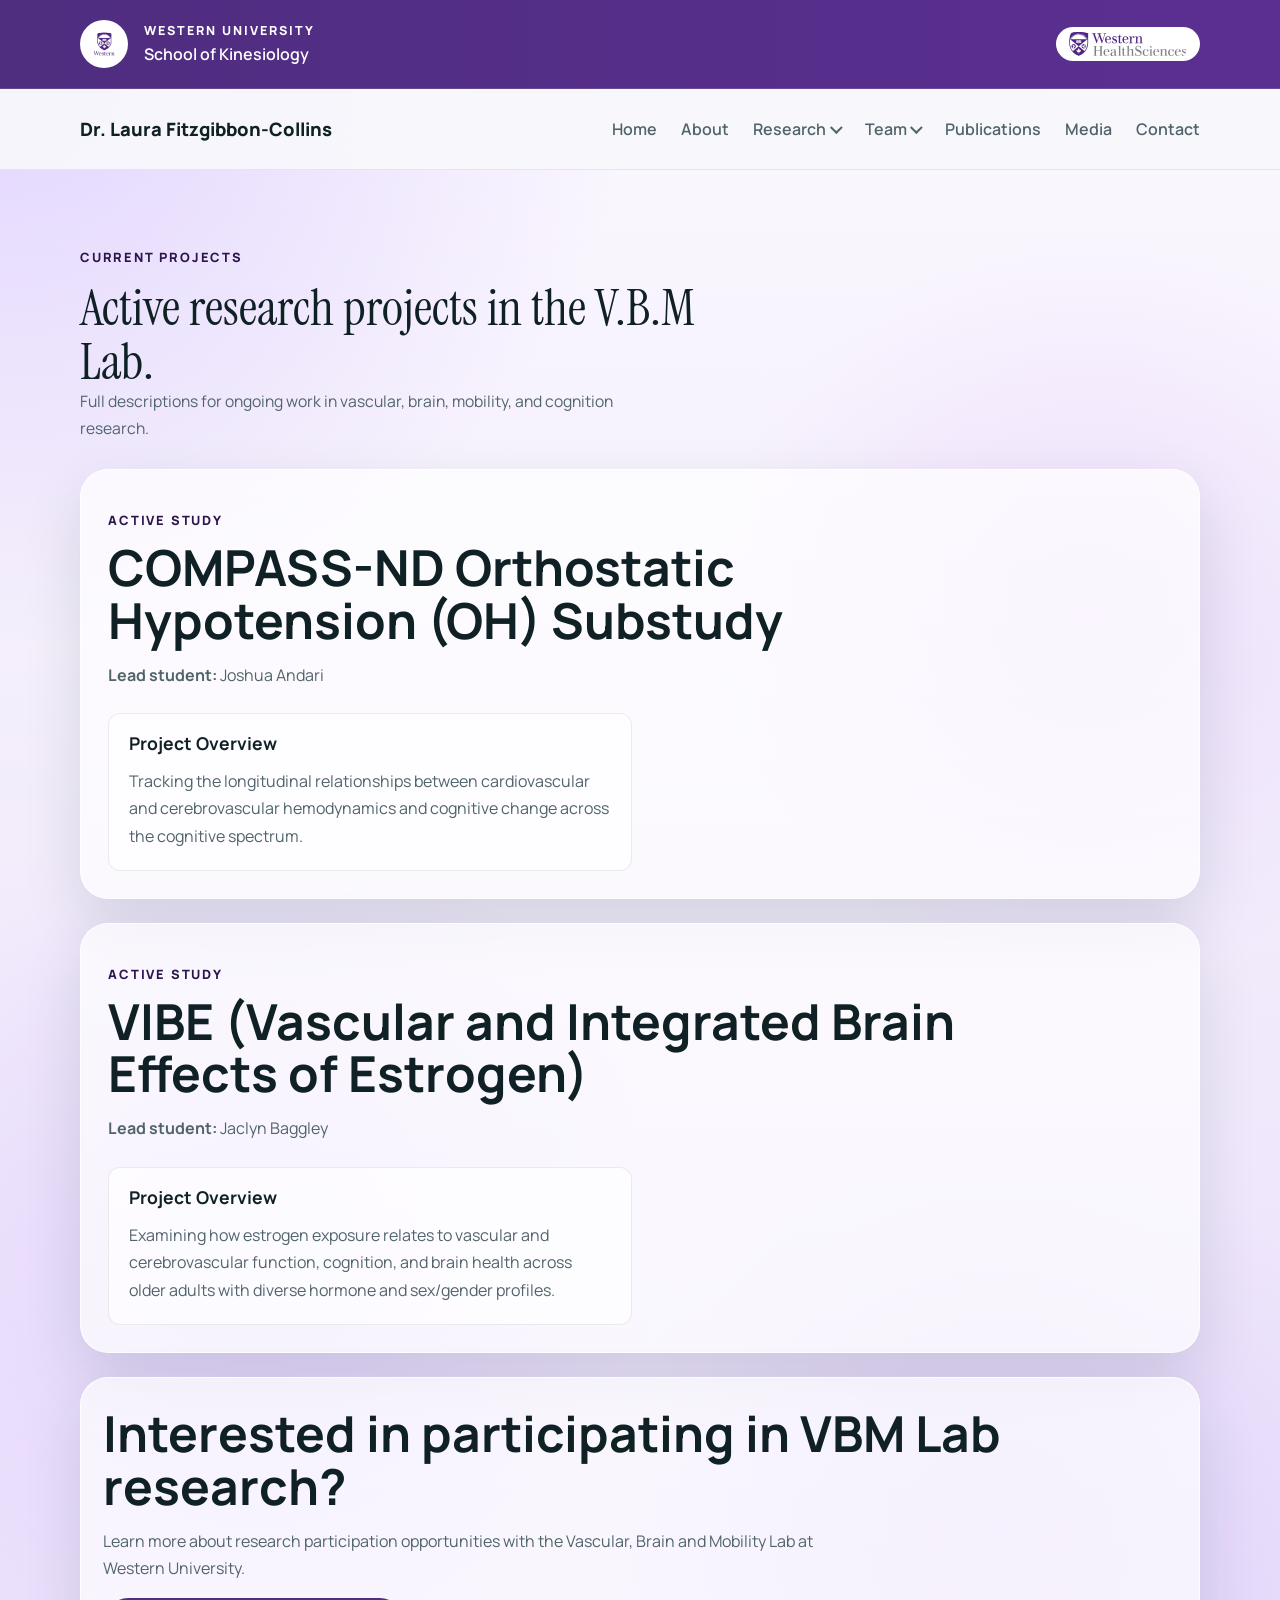
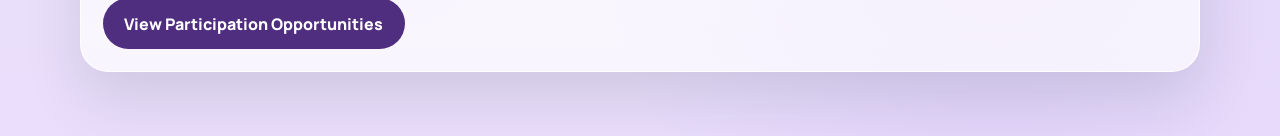
<file: current-projects.html>
<!DOCTYPE html>
<html lang="en">
  <head>
    <meta charset="UTF-8" />
    <meta name="viewport" content="width=device-width, initial-scale=1.0" />
    <title>Current Projects | VBM Lab | Western University</title>
    <meta
      name="description"
      content="Current research projects from the Vascular, Brain and Mobility Lab at Western University, including vascular, cerebrovascular, mobility, cognition, and brain health studies."
    />
    <link rel="canonical" href="https://vbmlab.ca/current-projects.html" />
    <link rel="icon" type="image/png" href="https://vbmlab.ca/photos/uwo.png" />
    <link rel="apple-touch-icon" href="https://vbmlab.ca/photos/uwo.png" />
    <link rel="preconnect" href="https://fonts.googleapis.com" />
    <link rel="preconnect" href="https://fonts.gstatic.com" crossorigin />
    <link
      href="https://fonts.googleapis.com/css2?family=Instrument+Serif:ital@0;1&family=Manrope:wght@400;500;600;700;800&display=swap"
      rel="stylesheet"
    />
    <link rel="stylesheet" href="styles.css" />
  </head>
  <body>
    <header class="site-header">
      <div class="site-ribbon">
        <div class="container ribbon-inner">
          <div class="ribbon-brand">
            <img class="ribbon-logo" src="photos/uwo.png" alt="Western University logo" />
            <div class="ribbon-copy">
              <p class="ribbon-label">Western University</p>
              <p class="ribbon-subtitle">School of Kinesiology</p>
            </div>
          </div>
          <img
            class="ribbon-health-sciences"
            src="photos/uwohs.svg"
            alt="Western Health Sciences"
          />
        </div>
      </div>
      <div class="site-nav-shell">
        <div class="container nav-bar">
          <a class="brand" href="index.html#top">
            <span class="brand-text">Dr. Laura Fitzgibbon-Collins</span>
          </a>
          <button
            class="menu-toggle"
            type="button"
            aria-expanded="false"
            aria-controls="site-nav"
          >
            Menu
          </button>
          <nav class="site-nav" id="site-nav" aria-label="Main navigation">
            <a href="index.html#top">Home</a>
            <a href="index.html#about">About</a>
            <div class="nav-dropdown">
              <a class="nav-dropdown-trigger" href="index.html#research">Research</a>
              <div class="nav-dropdown-menu" aria-label="Research pages">
                <a href="index.html#research">Current Research</a>
                <a class="nav-subtab" href="current-projects.html">Current Projects</a>
                <a href="participate.html">Participate in Research</a>
              </div>
            </div>
            <div class="nav-dropdown">
              <a class="nav-dropdown-trigger" href="index.html#team">Team</a>
              <div class="nav-dropdown-menu" aria-label="Team groups">
                <a href="team/laura-fitzgibbon-collins.html">Principal Investigator</a>
                <a href="index.html#graduate-students">Graduate Students</a>
                <a href="index.html#undergraduate-students">Undergraduate Students</a>
              </div>
            </div>
            <a href="index.html#publications">Publications</a>
            <a href="index.html#media">Media</a>
            <a href="index.html#contact">Contact</a>
          </nav>
        </div>
      </div>
    </header>

    <main>
      <section class="section current-projects-page">
        <div class="container">
          <div class="participate-hero current-projects-hero">
            <div class="participate-hero-copy">
              <p class="eyebrow">Current Projects</p>
              <h1>Active research projects in the V.B.M Lab.</h1>
              <p class="hero-text">
                Full descriptions for ongoing work in vascular, brain, mobility, and cognition
                research.
              </p>
            </div>
          </div>

          <div class="current-projects-grid">
            <article class="participate-card current-project-card" id="compass-nd-oh-substudy">
              <div class="project-card-heading">
                <p class="section-label">Active Study</p>
                <h2>
                  COMPASS-ND Orthostatic Hypotension (OH) Substudy
                </h2>
                <p><strong>Lead student:</strong> Joshua Andari</p>
              </div>
              <div class="project-info-boxes">
                <section class="project-info-box">
                  <h3>Project Overview</h3>
                  <p>
                    Tracking the longitudinal relationships between cardiovascular and
                    cerebrovascular hemodynamics and cognitive change across the cognitive spectrum.
                  </p>
                </section>
              </div>
            </article>
            <article class="participate-card current-project-card" id="vibe-estrogen-study">
              <div class="project-card-heading">
                <p class="section-label">Active Study</p>
                <h2>VIBE (Vascular and Integrated Brain Effects of Estrogen)</h2>
                <p><strong>Lead student:</strong> Jaclyn Baggley</p>
              </div>
              <div class="project-info-boxes">
                <section class="project-info-box">
                  <h3>Project Overview</h3>
                  <p>
                    Examining how estrogen exposure relates to vascular and cerebrovascular
                    function, cognition, and brain health across older adults with diverse hormone
                    and sex/gender profiles.
                  </p>
                </section>
              </div>
            </article>
          </div>
          <section class="participate-card current-projects-next-step">
            <h2>Interested in participating in VBM Lab research?</h2>
            <p>
              Learn more about research participation opportunities with the Vascular, Brain and
              Mobility Lab at Western University.
            </p>
            <a class="button button-primary" href="participate.html">View Participation Opportunities</a>
          </section>
        </div>
      </section>
    </main>

    <script src="script.js"></script>
  </body>
</html>
</file>
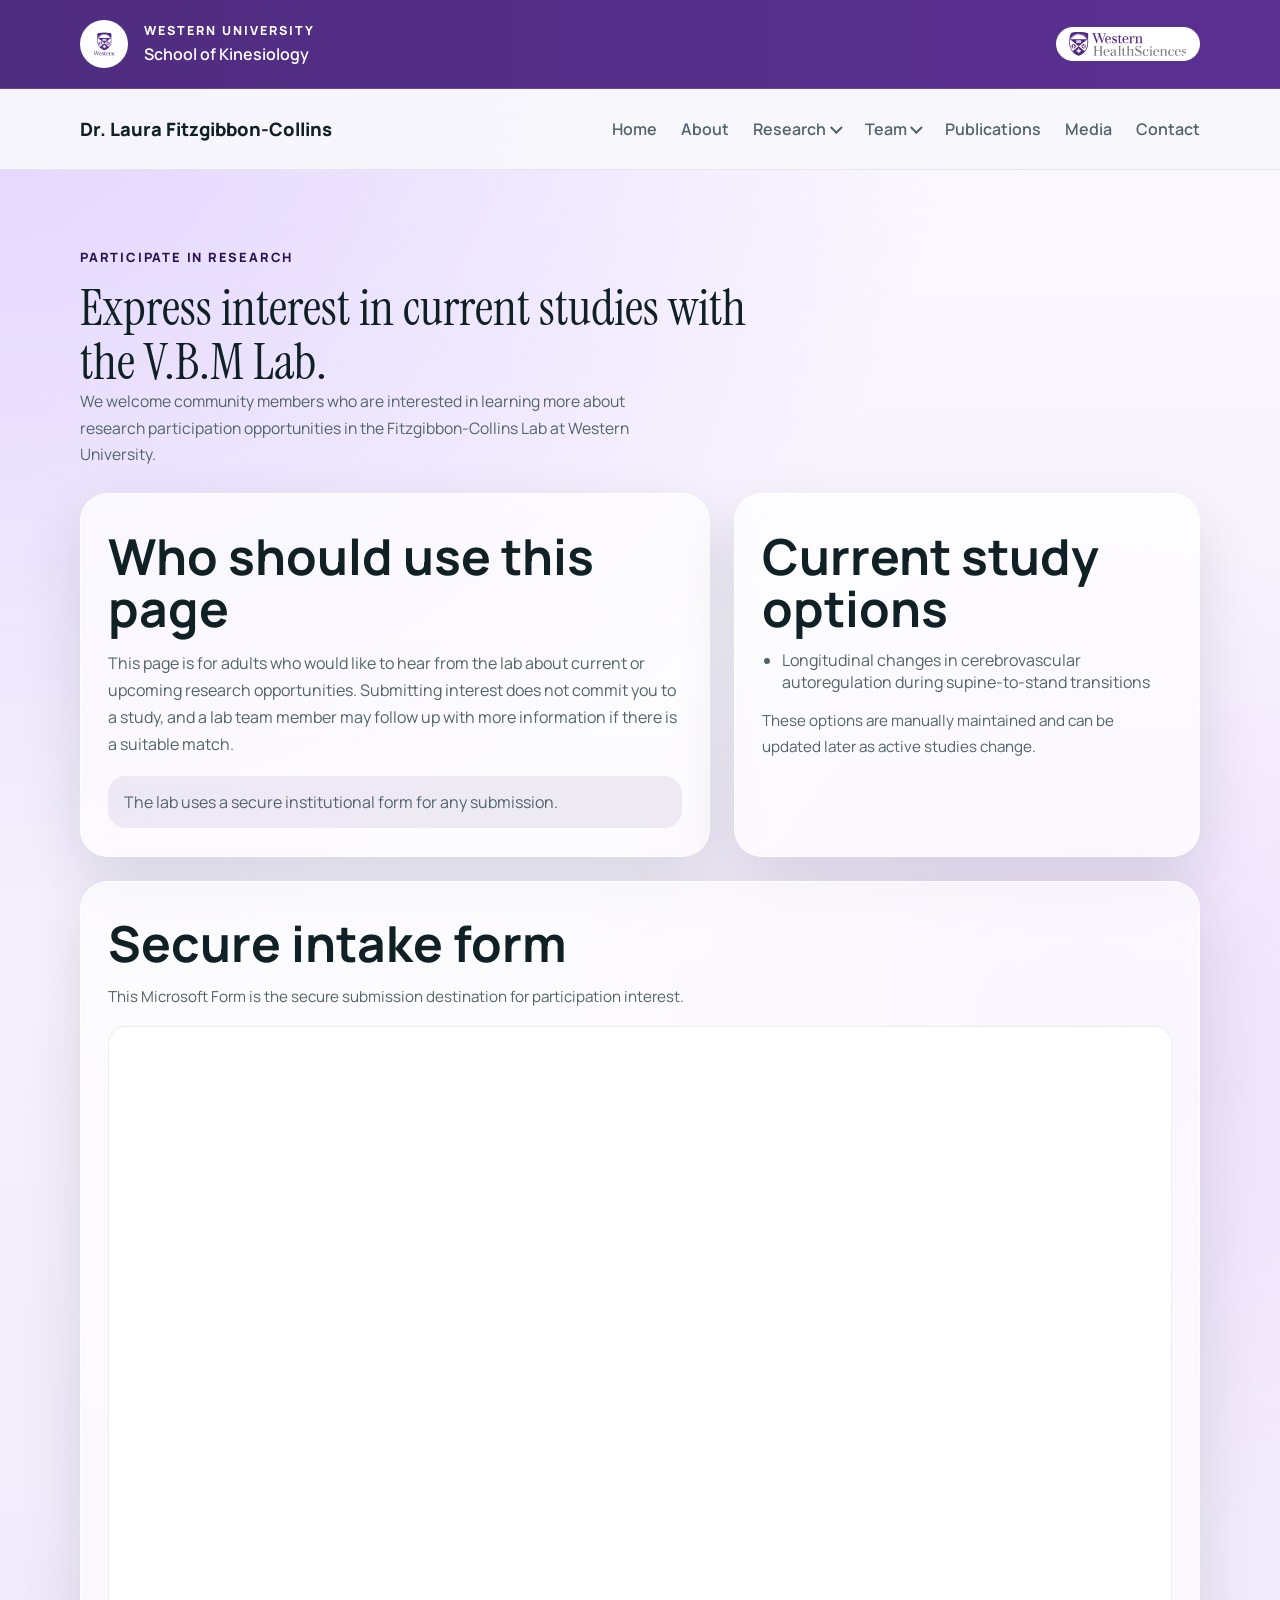
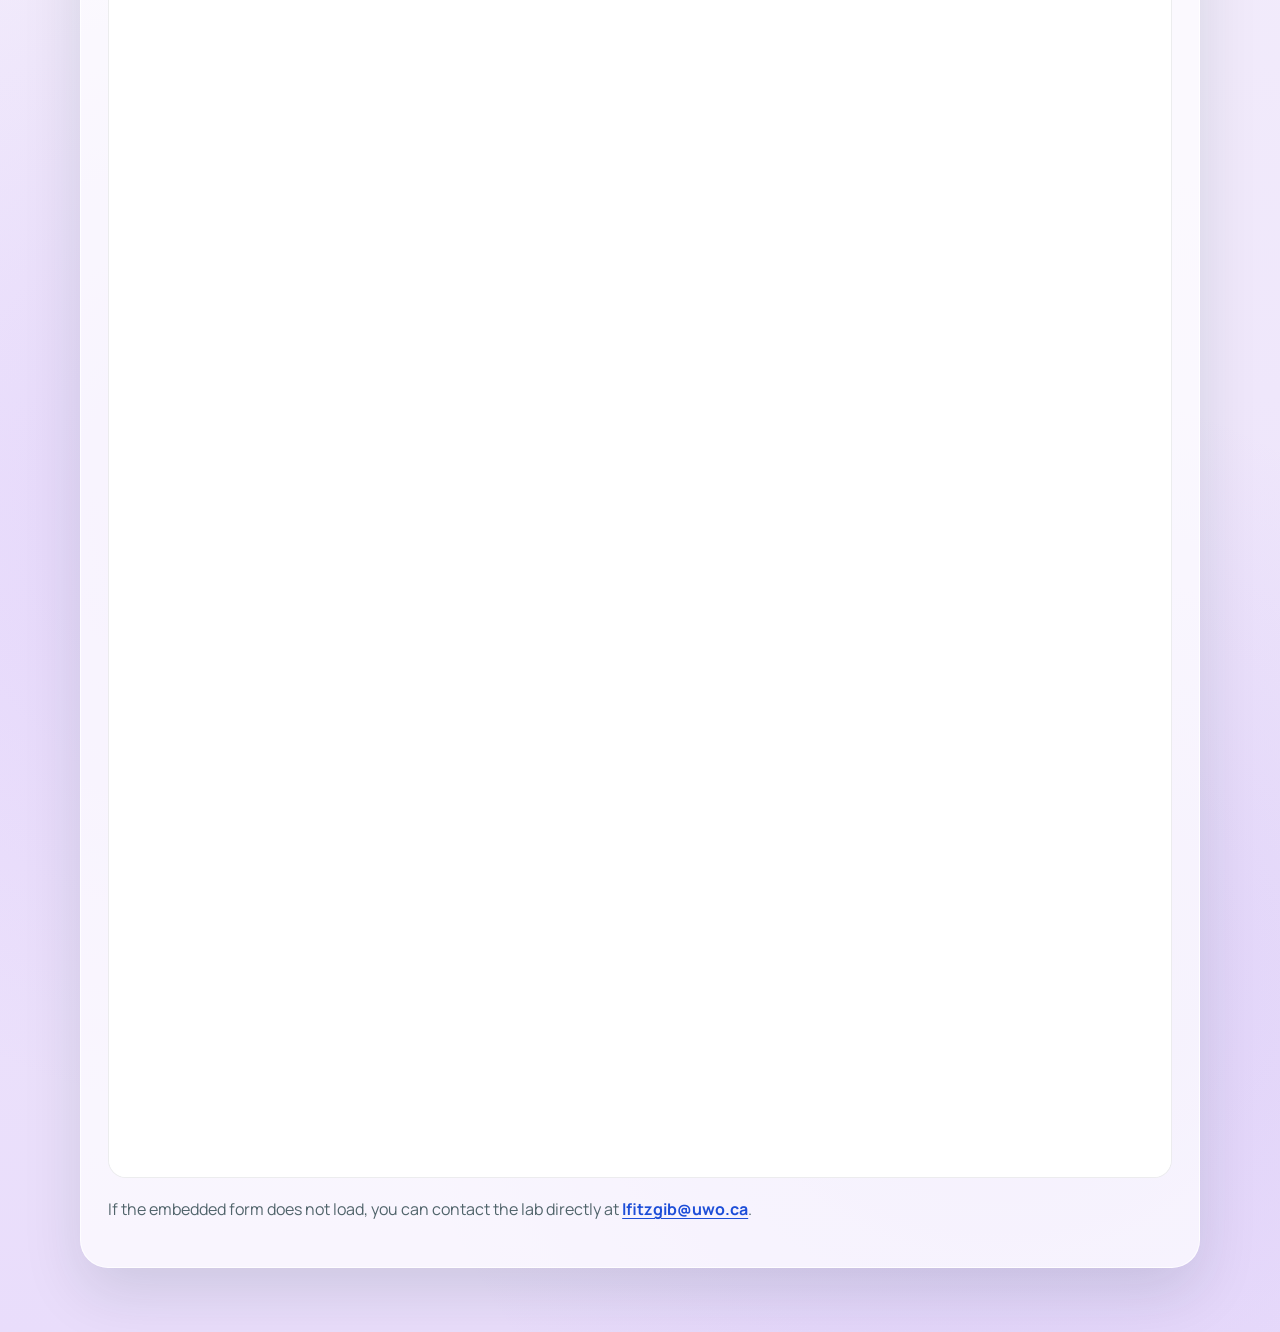
<file: participate.html>
<!DOCTYPE html>
<html lang="en">
  <head>
    <meta charset="UTF-8" />
    <meta name="viewport" content="width=device-width, initial-scale=1.0" />
    <title>Participate in Research | VBM Lab | Western University</title>
    <meta
      name="description"
      content="Participate in research with the VBM Lab at Western University, led by Dr. Laura Fitzgibbon-Collins in the School of Kinesiology."
    />
    <link rel="canonical" href="https://vbmlab.ca/participate.html" />
    <link rel="icon" type="image/png" href="https://vbmlab.ca/photos/uwo.png" />
    <link rel="apple-touch-icon" href="https://vbmlab.ca/photos/uwo.png" />
    <link rel="preconnect" href="https://fonts.googleapis.com" />
    <link rel="preconnect" href="https://fonts.gstatic.com" crossorigin />
    <link
      href="https://fonts.googleapis.com/css2?family=Instrument+Serif:ital@0;1&family=Manrope:wght@400;500;600;700;800&display=swap"
      rel="stylesheet"
    />
    <link rel="stylesheet" href="styles.css" />
  </head>
  <body>
    <header class="site-header">
      <div class="site-ribbon">
        <div class="container ribbon-inner">
          <div class="ribbon-brand">
            <img class="ribbon-logo" src="photos/uwo.png" alt="Western University logo" />
            <div class="ribbon-copy">
              <p class="ribbon-label">Western University</p>
              <p class="ribbon-subtitle">School of Kinesiology</p>
            </div>
          </div>
          <img
            class="ribbon-health-sciences"
            src="photos/uwohs.svg"
            alt="Western Health Sciences"
          />
        </div>
      </div>
      <div class="site-nav-shell">
        <div class="container nav-bar">
          <a class="brand" href="index.html#top">
            <span class="brand-text">Dr. Laura Fitzgibbon-Collins</span>
          </a>
          <button
            class="menu-toggle"
            type="button"
            aria-expanded="false"
            aria-controls="site-nav"
          >
            Menu
          </button>
          <nav class="site-nav" id="site-nav" aria-label="Main navigation">
            <a href="index.html#top">Home</a>
            <a href="index.html#about">About</a>
            <div class="nav-dropdown">
              <a class="nav-dropdown-trigger" href="index.html#research">Research</a>
              <div class="nav-dropdown-menu" aria-label="Research pages">
                <a href="index.html#research">Current Research</a>
                <a class="nav-subtab" href="current-projects.html">Current Projects</a>
                <a href="participate.html">Participate in Research</a>
              </div>
            </div>
            <div class="nav-dropdown">
              <a class="nav-dropdown-trigger" href="index.html#team">Team</a>
              <div class="nav-dropdown-menu" aria-label="Team groups">
                <a href="team/laura-fitzgibbon-collins.html">Principal Investigator</a>
                <a href="index.html#graduate-students">Graduate Students</a>
                <a href="index.html#undergraduate-students">Undergraduate Students</a>
              </div>
            </div>
            <a href="index.html#publications">Publications</a>
            <a href="index.html#media">Media</a>
            <a href="index.html#contact">Contact</a>
          </nav>
        </div>
      </div>
    </header>

    <main>
      <section class="section participate-page">
        <div class="container">
          <div class="participate-hero">
            <div class="participate-hero-copy">
              <p class="eyebrow">Participate in Research</p>
              <h1>Express interest in current studies with the V.B.M Lab.</h1>
              <p class="hero-text">
                We welcome community members who are interested in learning more about research
                participation opportunities in the Fitzgibbon-Collins Lab at Western University.
              </p>
            </div>
          </div>

          <div class="participate-layout">
            <section class="participate-card participate-intro-card">
              <h2>Who should use this page</h2>
              <p>
                This page is for adults who would like to hear from the lab about current or upcoming
                research opportunities. Submitting interest does not commit you to a study, and a lab
                team member may follow up with more information if there is a suitable match.
              </p>
              <div class="participate-note">
                The lab uses a secure institutional form for any submission.
              </div>
            </section>

            <section class="participate-card participate-sidebar-card">
              <h2>Current study options</h2>
              <ul class="study-list">
                <li>Longitudinal changes in cerebrovascular autoregulation during supine-to-stand transitions</li>
              </ul>
              <p class="participate-small">
                These options are manually maintained and can be updated later as active studies change.
              </p>
            </section>
          </div>

          <section class="participate-card participate-next-step-card" id="secure-form">
            <h2>Secure intake form</h2>
            <p class="participate-small">
              This Microsoft Form is the secure submission destination for participation interest.
            </p>
            <div class="participate-embed-wrap">
              <iframe
                class="participate-embed"
                src="https://forms.office.com/Pages/ResponsePage.aspx?id=TaaTrQ2tzU6y_eU84VllvjFy96oFhL5BhcFaSorzDENUQzNNTTgxR0ZDRzhZQTJLSjZVWTJCVjFNRSQlQCN0PWcu&embed=true"
                title="Participate in Research Form"
                frameborder="0"
                marginwidth="0"
                marginheight="0"
                style="border: none; max-width: 100%;"
                allowfullscreen
                webkitallowfullscreen
                mozallowfullscreen
                msallowfullscreen
              ></iframe>
            </div>
            <p>
              If the embedded form does not load, you can contact the lab directly at
              <a class="card-link" href="mailto:lfitzgib@uwo.ca">lfitzgib@uwo.ca</a>.
            </p>
          </section>
        </div>
      </section>
    </main>

    <script src="script.js"></script>
  </body>
</html>
</file>
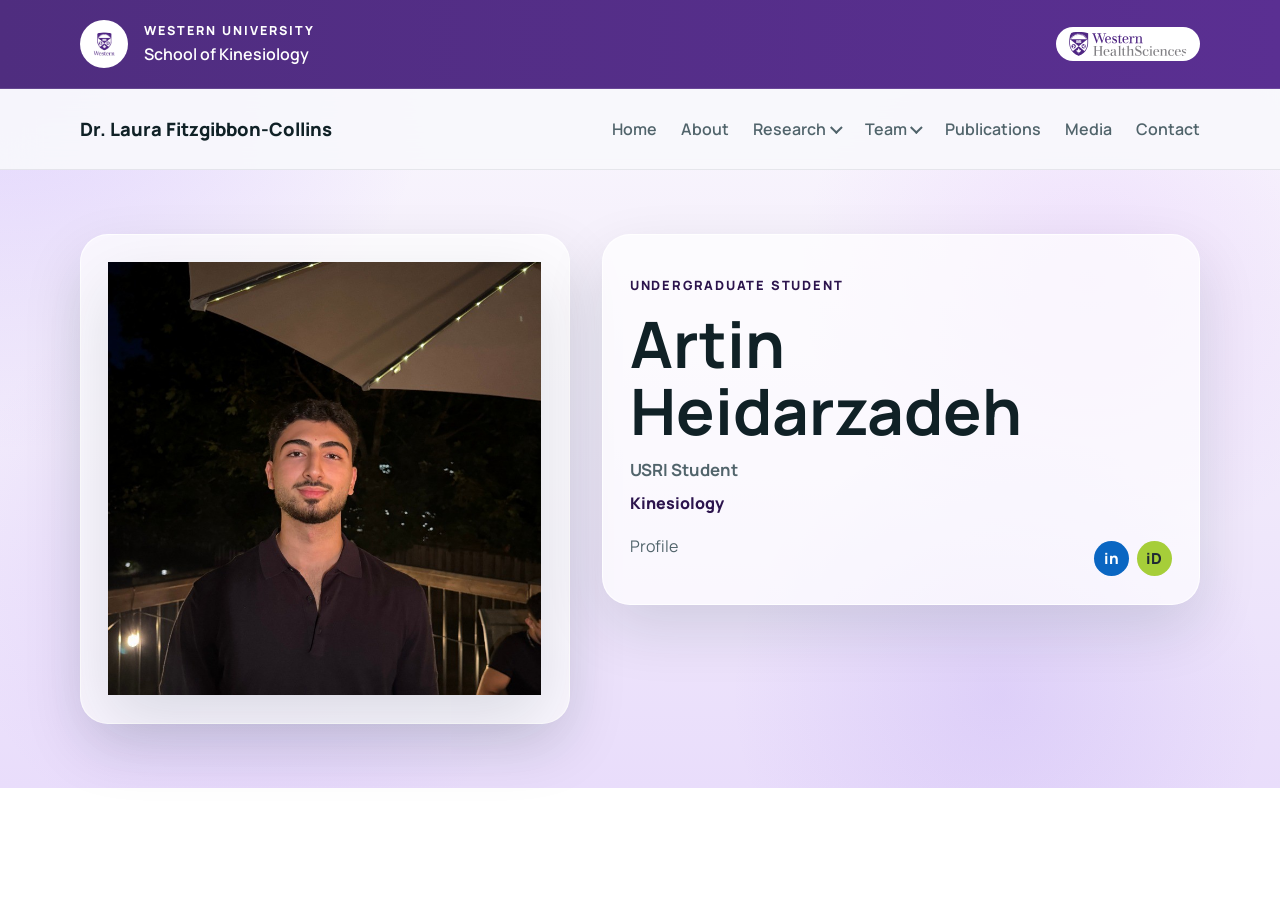
<file: team/artin-heidarzadeh.html>
<!DOCTYPE html>
<html lang="en">
  <head>
    <meta charset="UTF-8" />
    <meta name="viewport" content="width=device-width, initial-scale=1.0" />
    <title>Artin Heidarzadeh | VBM Lab | Western University</title>
    <meta name="description" content="Profile for Artin Heidarzadeh, USRI Student in the Vascular, Brain and Mobility Lab at Western University." />
    <link rel="canonical" href="https://vbmlab.ca/team/artin-heidarzadeh.html" />
    <link rel="icon" type="image/png" href="https://vbmlab.ca/photos/uwo.png" />
    <link rel="apple-touch-icon" href="https://vbmlab.ca/photos/uwo.png" />
    <link rel="preconnect" href="https://fonts.googleapis.com" />
    <link rel="preconnect" href="https://fonts.gstatic.com" crossorigin />
    <link
      href="https://fonts.googleapis.com/css2?family=Instrument+Serif:ital@0;1&family=Manrope:wght@400;500;600;700;800&display=swap"
      rel="stylesheet"
    />
    <link rel="stylesheet" href="../styles.css" />
  </head>
  <body>
    <header class="site-header">
      <div class="site-ribbon">
        <div class="container ribbon-inner">
          <div class="ribbon-brand">
            <img class="ribbon-logo" src="../photos/uwo.png" alt="Western University logo" />
            <div class="ribbon-copy">
              <p class="ribbon-label">Western University</p>
              <p class="ribbon-subtitle">School of Kinesiology</p>
            </div>
          </div>
          <img class="ribbon-health-sciences" src="../photos/uwohs.svg" alt="Western Health Sciences" />
        </div>
      </div>
      <div class="site-nav-shell">
        <div class="container nav-bar">
          <a class="brand" href="../index.html#top">
            <span class="brand-text">Dr. Laura Fitzgibbon-Collins</span>
          </a>
          <button class="menu-toggle" type="button" aria-expanded="false" aria-controls="site-nav">
            Menu
          </button>
          <nav class="site-nav" id="site-nav" aria-label="Main navigation">
            <a href="../index.html#top">Home</a>
            <a href="../index.html#about">About</a>
            <div class="nav-dropdown">
              <a class="nav-dropdown-trigger" href="../index.html#research">Research</a>
              <div class="nav-dropdown-menu" aria-label="Research pages">
                <a href="../index.html#research">Current Research</a>
                <a class="nav-subtab" href="../current-projects.html">Current Projects</a>
                <a href="../participate.html">Participate in Research</a>
              </div>
            </div>
            <div class="nav-dropdown">
              <a class="nav-dropdown-trigger" href="../index.html#team">Team</a>
              <div class="nav-dropdown-menu" aria-label="Team groups">
                <a href="laura-fitzgibbon-collins.html">Principal Investigator</a>
                <a href="../index.html#graduate-students">Graduate Students</a>
                <a href="../index.html#undergraduate-students">Undergraduate Students</a>
              </div>
            </div>
            <a href="../index.html#publications">Publications</a>
            <a href="../index.html#media">Media</a>
            <a href="../index.html#contact">Contact</a>
          </nav>
        </div>
      </div>
    </header>

    <main>
      <section class="section member-page">
        <div class="container member-profile">
          <div class="participate-card member-photo-panel">
            <img
              class="member-photo"
              src="../photos/Artin.jpeg"
              alt="Artin Heidarzadeh, USRI Student in the VBM Lab at Western University"
            />
          </div>
          <article class="participate-card member-copy-panel">
            <p class="eyebrow">Undergraduate Student</p>
            <h1>Artin Heidarzadeh</h1>
            <p class="member-role">USRI Student</p>
            <p class="member-program">Kinesiology</p>
            <p>Profile</p>
            <a
              class="profile-social"
              href="https://www.linkedin.com/in/artin-heidarzadeh-3927202b5/"
              aria-label="Artin Heidarzadeh LinkedIn profile"
              target="_blank"
              rel="noreferrer"
            >
              in
            </a>
            <a
              class="profile-social profile-orcid"
              href="#"
              aria-label="Artin Heidarzadeh ORCID profile placeholder"
              target="_blank"
              rel="noreferrer"
            >
              iD
            </a>
          </article>
        </div>
      </section>
    </main>

    <script src="../script.js"></script>
  </body>
</html>
</file>
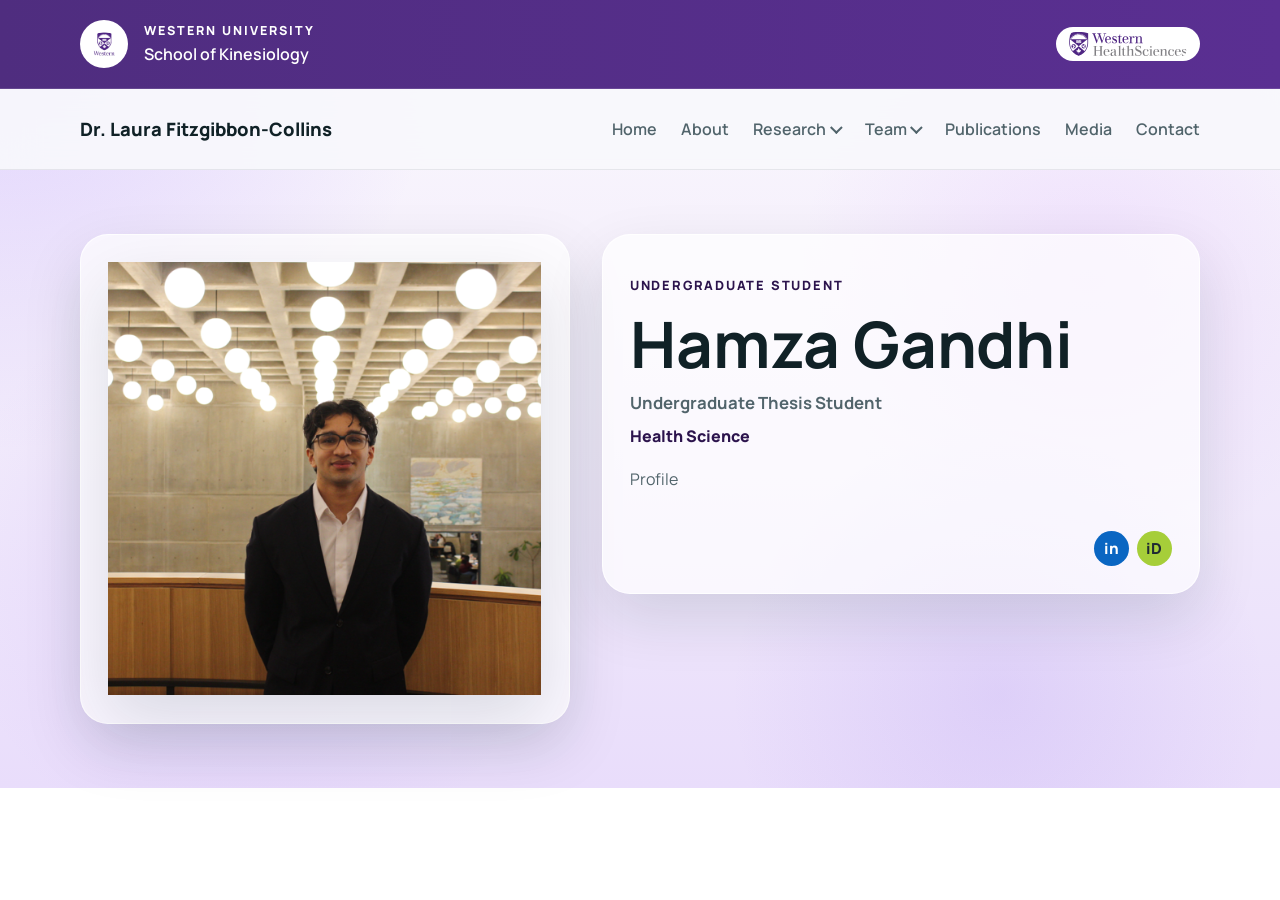
<file: team/hamza-gandhi.html>
<!DOCTYPE html>
<html lang="en">
  <head>
    <meta charset="UTF-8" />
    <meta name="viewport" content="width=device-width, initial-scale=1.0" />
    <title>Hamza Gandhi | VBM Lab | Western University</title>
    <meta name="description" content="Profile for Hamza Gandhi, Undergraduate Thesis Student in the Vascular, Brain and Mobility Lab at Western University." />
    <link rel="canonical" href="https://vbmlab.ca/team/hamza-gandhi.html" />
    <link rel="icon" type="image/png" href="https://vbmlab.ca/photos/uwo.png" />
    <link rel="apple-touch-icon" href="https://vbmlab.ca/photos/uwo.png" />
    <link rel="preconnect" href="https://fonts.googleapis.com" />
    <link rel="preconnect" href="https://fonts.gstatic.com" crossorigin />
    <link
      href="https://fonts.googleapis.com/css2?family=Instrument+Serif:ital@0;1&family=Manrope:wght@400;500;600;700;800&display=swap"
      rel="stylesheet"
    />
    <link rel="stylesheet" href="../styles.css" />
  </head>
  <body>
    <header class="site-header">
      <div class="site-ribbon">
        <div class="container ribbon-inner">
          <div class="ribbon-brand">
            <img class="ribbon-logo" src="../photos/uwo.png" alt="Western University logo" />
            <div class="ribbon-copy">
              <p class="ribbon-label">Western University</p>
              <p class="ribbon-subtitle">School of Kinesiology</p>
            </div>
          </div>
          <img class="ribbon-health-sciences" src="../photos/uwohs.svg" alt="Western Health Sciences" />
        </div>
      </div>
      <div class="site-nav-shell">
        <div class="container nav-bar">
          <a class="brand" href="../index.html#top">
            <span class="brand-text">Dr. Laura Fitzgibbon-Collins</span>
          </a>
          <button class="menu-toggle" type="button" aria-expanded="false" aria-controls="site-nav">
            Menu
          </button>
          <nav class="site-nav" id="site-nav" aria-label="Main navigation">
            <a href="../index.html#top">Home</a>
            <a href="../index.html#about">About</a>
            <div class="nav-dropdown">
              <a class="nav-dropdown-trigger" href="../index.html#research">Research</a>
              <div class="nav-dropdown-menu" aria-label="Research pages">
                <a href="../index.html#research">Current Research</a>
                <a class="nav-subtab" href="../current-projects.html">Current Projects</a>
                <a href="../participate.html">Participate in Research</a>
              </div>
            </div>
            <div class="nav-dropdown">
              <a class="nav-dropdown-trigger" href="../index.html#team">Team</a>
              <div class="nav-dropdown-menu" aria-label="Team groups">
                <a href="laura-fitzgibbon-collins.html">Principal Investigator</a>
                <a href="../index.html#graduate-students">Graduate Students</a>
                <a href="../index.html#undergraduate-students">Undergraduate Students</a>
              </div>
            </div>
            <a href="../index.html#publications">Publications</a>
            <a href="../index.html#media">Media</a>
            <a href="../index.html#contact">Contact</a>
          </nav>
        </div>
      </div>
    </header>

    <main>
      <section class="section member-page">
        <div class="container member-profile">
          <div class="participate-card member-photo-panel">
            <img
              class="member-photo"
              src="../photos/Hamza.png"
              alt="Hamza Gandhi, Undergraduate Thesis Student in the VBM Lab at Western University"
            />
          </div>
          <article class="participate-card member-copy-panel">
            <p class="eyebrow">Undergraduate Student</p>
            <h1>Hamza Gandhi</h1>
            <p class="member-role">Undergraduate Thesis Student</p>
            <p class="member-program">Health Science</p>
            <p>Profile</p>
            <a
              class="profile-social"
              href="https://www.linkedin.com/in/hamza-gandhi-55b607294/"
              aria-label="Hamza Gandhi LinkedIn profile"
              target="_blank"
              rel="noreferrer"
            >
              in
            </a>
            <a
              class="profile-social profile-orcid"
              href="#"
              aria-label="Hamza Gandhi ORCID profile placeholder"
              target="_blank"
              rel="noreferrer"
            >
              iD
            </a>
          </article>
        </div>
      </section>
    </main>

    <script src="../script.js"></script>
  </body>
</html>
</file>
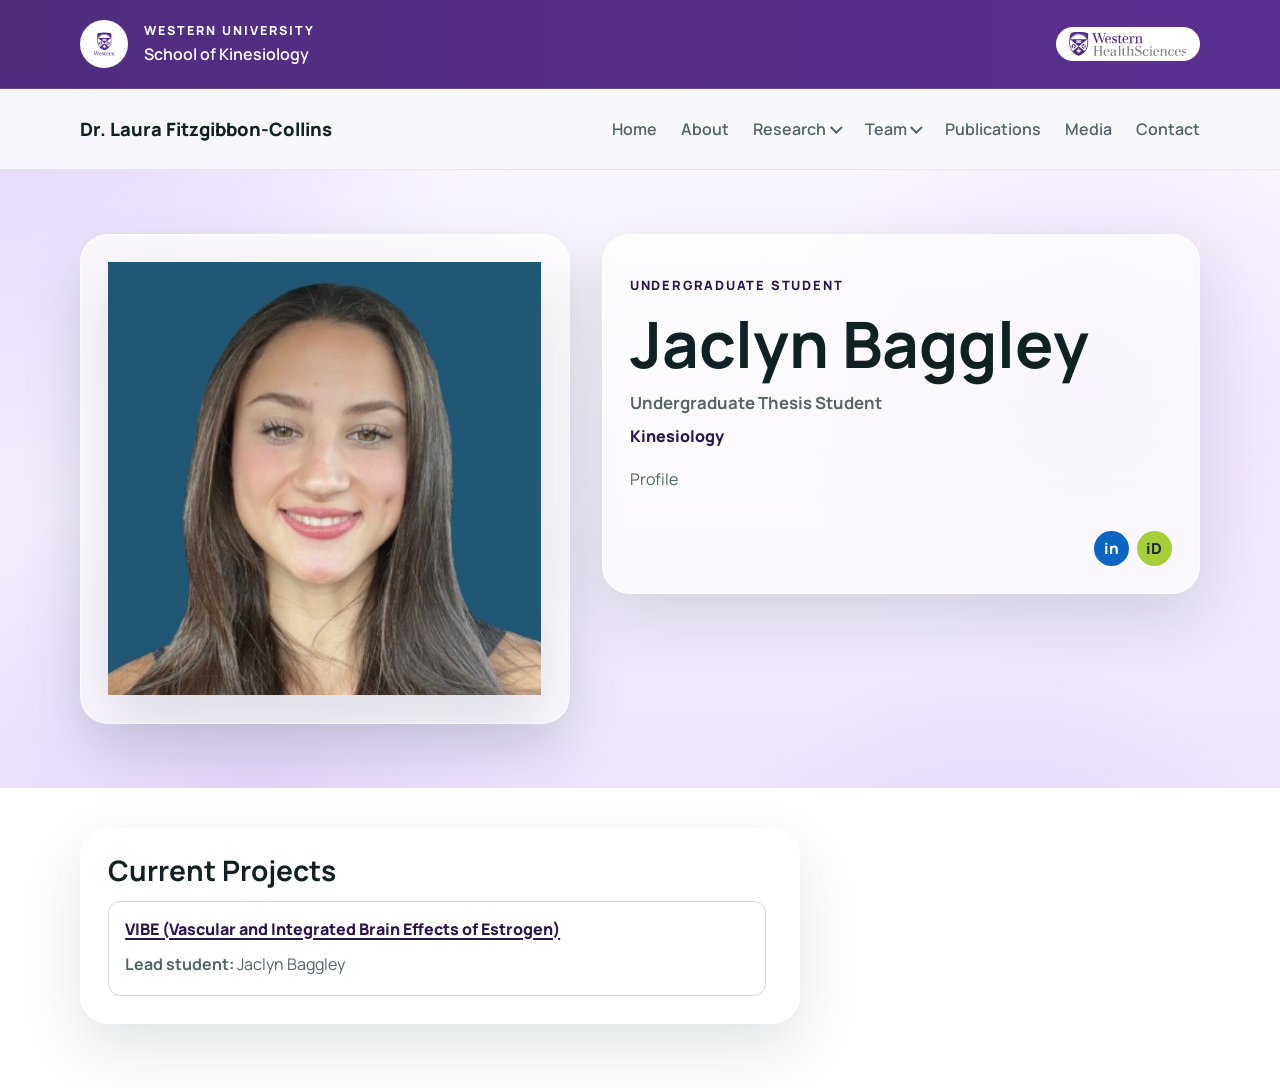
<file: team/jaclyn-baggley.html>
<!DOCTYPE html>
<html lang="en">
  <head>
    <meta charset="UTF-8" />
    <meta name="viewport" content="width=device-width, initial-scale=1.0" />
    <title>Jaclyn Baggley | VBM Lab | Western University</title>
    <meta name="description" content="Profile for Jaclyn Baggley, Undergraduate Thesis Student in the Vascular, Brain and Mobility Lab at Western University." />
    <link rel="canonical" href="https://vbmlab.ca/team/jaclyn-baggley.html" />
    <link rel="icon" type="image/png" href="https://vbmlab.ca/photos/uwo.png" />
    <link rel="apple-touch-icon" href="https://vbmlab.ca/photos/uwo.png" />
    <link rel="preconnect" href="https://fonts.googleapis.com" />
    <link rel="preconnect" href="https://fonts.gstatic.com" crossorigin />
    <link
      href="https://fonts.googleapis.com/css2?family=Instrument+Serif:ital@0;1&family=Manrope:wght@400;500;600;700;800&display=swap"
      rel="stylesheet"
    />
    <link rel="stylesheet" href="../styles.css" />
  </head>
  <body>
    <header class="site-header">
      <div class="site-ribbon">
        <div class="container ribbon-inner">
          <div class="ribbon-brand">
            <img class="ribbon-logo" src="../photos/uwo.png" alt="Western University logo" />
            <div class="ribbon-copy">
              <p class="ribbon-label">Western University</p>
              <p class="ribbon-subtitle">School of Kinesiology</p>
            </div>
          </div>
          <img class="ribbon-health-sciences" src="../photos/uwohs.svg" alt="Western Health Sciences" />
        </div>
      </div>
      <div class="site-nav-shell">
        <div class="container nav-bar">
          <a class="brand" href="../index.html#top">
            <span class="brand-text">Dr. Laura Fitzgibbon-Collins</span>
          </a>
          <button class="menu-toggle" type="button" aria-expanded="false" aria-controls="site-nav">
            Menu
          </button>
          <nav class="site-nav" id="site-nav" aria-label="Main navigation">
            <a href="../index.html#top">Home</a>
            <a href="../index.html#about">About</a>
            <div class="nav-dropdown">
              <a class="nav-dropdown-trigger" href="../index.html#research">Research</a>
              <div class="nav-dropdown-menu" aria-label="Research pages">
                <a href="../index.html#research">Current Research</a>
                <a class="nav-subtab" href="../current-projects.html">Current Projects</a>
                <a href="../participate.html">Participate in Research</a>
              </div>
            </div>
            <div class="nav-dropdown">
              <a class="nav-dropdown-trigger" href="../index.html#team">Team</a>
              <div class="nav-dropdown-menu" aria-label="Team groups">
                <a href="laura-fitzgibbon-collins.html">Principal Investigator</a>
                <a href="../index.html#graduate-students">Graduate Students</a>
                <a href="../index.html#undergraduate-students">Undergraduate Students</a>
              </div>
            </div>
            <a href="../index.html#publications">Publications</a>
            <a href="../index.html#media">Media</a>
            <a href="../index.html#contact">Contact</a>
          </nav>
        </div>
      </div>
    </header>

    <main>
      <section class="section member-page">
        <div class="container member-profile">
          <div class="participate-card member-photo-panel">
            <img
              class="member-photo"
              src="../photos/Jaclyn.jpeg"
              alt="Jaclyn Baggley, Undergraduate Thesis Student in the VBM Lab at Western University"
            />
          </div>
          <article class="participate-card member-copy-panel">
            <p class="eyebrow">Undergraduate Student</p>
            <h1>Jaclyn Baggley</h1>
            <p class="member-role">Undergraduate Thesis Student</p>
            <p class="member-program">Kinesiology</p>
            <p>Profile</p>
            <a
              class="profile-social"
              href="https://www.linkedin.com/in/jaclyn-baggley-3aa220305/"
              aria-label="Jaclyn Baggley LinkedIn profile"
              target="_blank"
              rel="noreferrer"
            >
              in
            </a>
            <a
              class="profile-social profile-orcid"
              href="#"
              aria-label="Jaclyn Baggley ORCID profile placeholder"
              target="_blank"
              rel="noreferrer"
            >
              iD
            </a>
          </article>
        </div>
      </section>
      <section class="member-projects-section">
        <div class="container">
          <aside class="participate-card member-projects-panel">
            <h2>Current Projects</h2>
            <div class="member-projects-list">
              <article class="member-project-item">
                <a href="../current-projects.html#vibe-estrogen-study">
                  VIBE (Vascular and Integrated Brain Effects of Estrogen)
                </a>
                <p><strong>Lead student:</strong> Jaclyn Baggley</p>
              </article>
            </div>
          </aside>
        </div>
      </section>
    </main>

    <script src="../script.js"></script>
  </body>
</html>
</file>
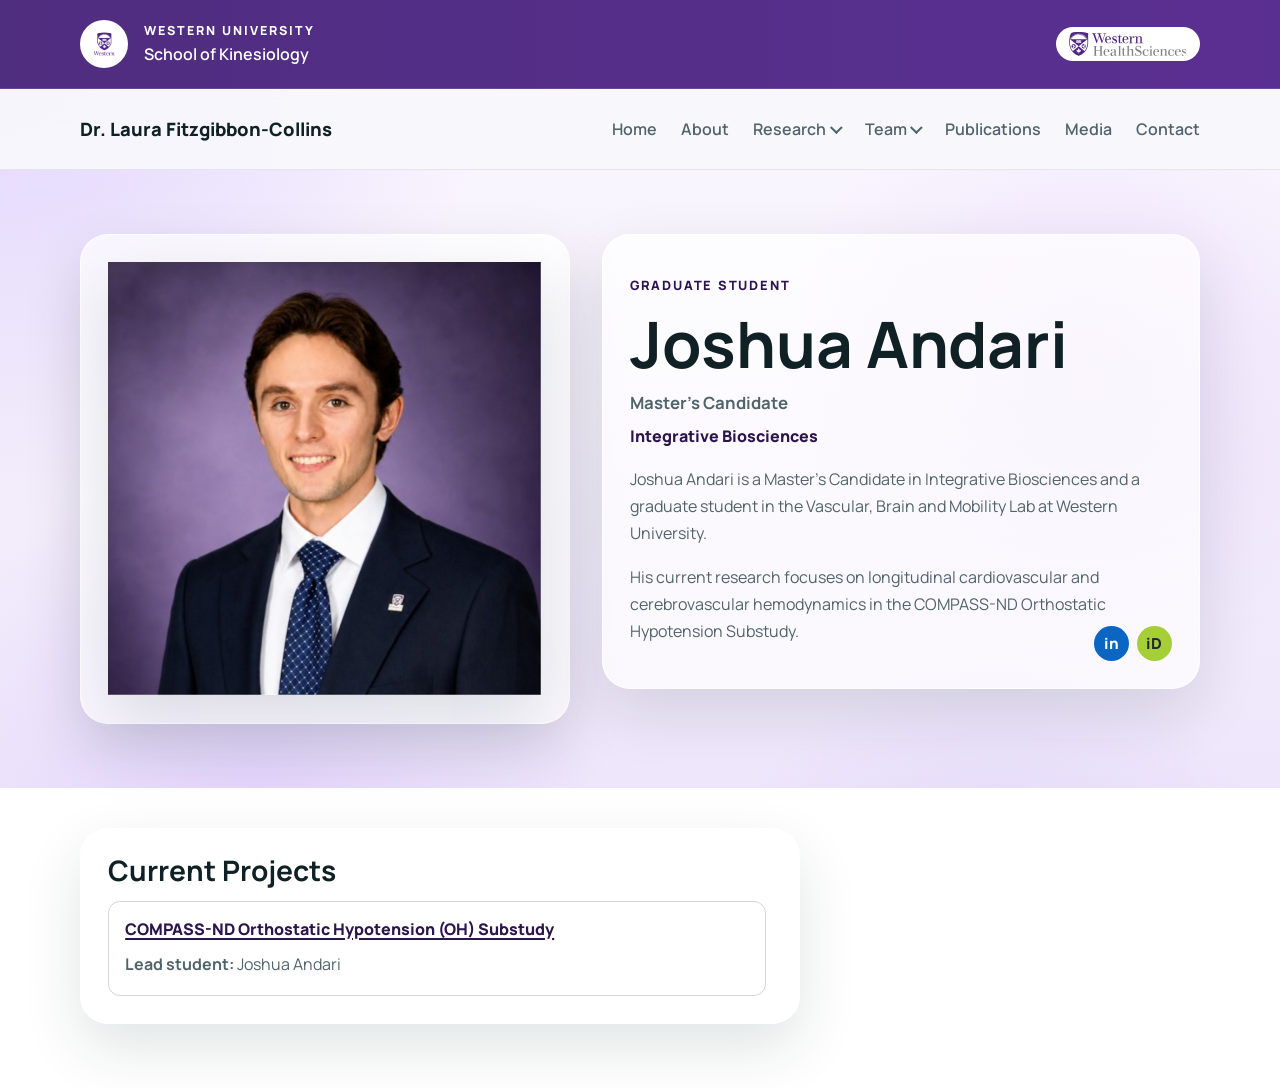
<file: team/joshua-andari.html>
<!DOCTYPE html>
<html lang="en">
  <head>
    <meta charset="UTF-8" />
    <meta name="viewport" content="width=device-width, initial-scale=1.0" />
    <title>Joshua Andari | VBM Lab | Western University</title>
    <meta name="description" content="Profile for Joshua Andari, Master's Candidate in the Vascular, Brain and Mobility Lab at Western University." />
    <link rel="canonical" href="https://vbmlab.ca/team/joshua-andari.html" />
    <link rel="icon" type="image/png" href="https://vbmlab.ca/photos/uwo.png" />
    <link rel="apple-touch-icon" href="https://vbmlab.ca/photos/uwo.png" />
    <meta name="robots" content="max-image-preview:large" />
    <meta property="og:title" content="Joshua Andari | VBM Lab | Western University" />
    <meta
      property="og:description"
      content="Profile for Joshua Andari, Master's Candidate in the Vascular, Brain and Mobility Lab at Western University."
    />
    <meta property="og:type" content="profile" />
    <meta property="og:url" content="https://vbmlab.ca/team/joshua-andari.html" />
    <meta property="og:image" content="https://vbmlab.ca/photos/Joshua.png" />
    <meta property="og:image:alt" content="Joshua Andari, Master's Candidate in the VBM Lab at Western University" />
    <meta name="twitter:card" content="summary_large_image" />
    <meta name="twitter:image" content="https://vbmlab.ca/photos/Joshua.png" />
    <link rel="preconnect" href="https://fonts.googleapis.com" />
    <link rel="preconnect" href="https://fonts.gstatic.com" crossorigin />
    <link
      href="https://fonts.googleapis.com/css2?family=Instrument+Serif:ital@0;1&family=Manrope:wght@400;500;600;700;800&display=swap"
      rel="stylesheet"
    />
    <script type="application/ld+json">
      {
        "@context": "https://schema.org",
        "@type": "Person",
        "@id": "https://vbmlab.ca/team/joshua-andari.html#person",
        "name": "Joshua Andari",
        "givenName": "Joshua",
        "familyName": "Andari",
        "jobTitle": "Master's Candidate",
        "image": "https://vbmlab.ca/photos/Joshua.png",
        "affiliation": {
          "@id": "https://vbmlab.ca/#organization"
        },
        "worksFor": {
          "@type": "CollegeOrUniversity",
          "name": "Western University",
          "url": "https://www.uwo.ca/"
        },
        "url": "https://vbmlab.ca/team/joshua-andari.html",
        "sameAs": [
          "https://orcid.org/0009-0004-4453-0289",
          "https://www.linkedin.com/in/joshua-andari-552147254/"
        ],
        "subjectOf": {
          "@type": "ResearchProject",
          "name": "COMPASS-ND Orthostatic Hypotension (OH) Substudy",
          "url": "https://vbmlab.ca/current-projects.html#compass-nd-oh-substudy"
        }
      }
    </script>
    <link rel="stylesheet" href="../styles.css" />
  </head>
  <body>
    <header class="site-header">
      <div class="site-ribbon">
        <div class="container ribbon-inner">
          <div class="ribbon-brand">
            <img class="ribbon-logo" src="../photos/uwo.png" alt="Western University logo" />
            <div class="ribbon-copy">
              <p class="ribbon-label">Western University</p>
              <p class="ribbon-subtitle">School of Kinesiology</p>
            </div>
          </div>
          <img class="ribbon-health-sciences" src="../photos/uwohs.svg" alt="Western Health Sciences" />
        </div>
      </div>
      <div class="site-nav-shell">
        <div class="container nav-bar">
          <a class="brand" href="../index.html#top">
            <span class="brand-text">Dr. Laura Fitzgibbon-Collins</span>
          </a>
          <button class="menu-toggle" type="button" aria-expanded="false" aria-controls="site-nav">
            Menu
          </button>
          <nav class="site-nav" id="site-nav" aria-label="Main navigation">
            <a href="../index.html#top">Home</a>
            <a href="../index.html#about">About</a>
            <div class="nav-dropdown">
              <a class="nav-dropdown-trigger" href="../index.html#research">Research</a>
              <div class="nav-dropdown-menu" aria-label="Research pages">
                <a href="../index.html#research">Current Research</a>
                <a class="nav-subtab" href="../current-projects.html">Current Projects</a>
                <a href="../participate.html">Participate in Research</a>
              </div>
            </div>
            <div class="nav-dropdown">
              <a class="nav-dropdown-trigger" href="../index.html#team">Team</a>
              <div class="nav-dropdown-menu" aria-label="Team groups">
                <a href="laura-fitzgibbon-collins.html">Principal Investigator</a>
                <a href="../index.html#graduate-students">Graduate Students</a>
                <a href="../index.html#undergraduate-students">Undergraduate Students</a>
              </div>
            </div>
            <a href="../index.html#publications">Publications</a>
            <a href="../index.html#media">Media</a>
            <a href="../index.html#contact">Contact</a>
          </nav>
        </div>
      </div>
    </header>

    <main>
      <section class="section member-page">
        <div class="container member-profile">
          <div class="participate-card member-photo-panel">
            <img
              class="member-photo"
              src="../photos/Joshua.png"
              alt="Joshua Andari, Master's Candidate in the VBM Lab at Western University"
            />
          </div>
          <article class="participate-card member-copy-panel">
            <p class="eyebrow">Graduate Student</p>
            <h1>Joshua Andari</h1>
            <p class="member-role">Master's Candidate</p>
            <p class="member-program">Integrative Biosciences</p>
            <p>
              Joshua Andari is a Master’s Candidate in Integrative Biosciences and a graduate
              student in the Vascular, Brain and Mobility Lab at Western University.
            </p>
            <p>
              His current research focuses on longitudinal cardiovascular and cerebrovascular
              hemodynamics in the COMPASS-ND Orthostatic Hypotension Substudy.
            </p>
            <a
              class="profile-social"
              href="https://www.linkedin.com/in/joshua-andari-552147254/"
              aria-label="Joshua Andari LinkedIn profile"
              target="_blank"
              rel="noreferrer"
            >
              in
            </a>
            <a
              class="profile-social profile-orcid"
              href="https://orcid.org/0009-0004-4453-0289"
              aria-label="Joshua Andari ORCID profile"
              target="_blank"
              rel="noreferrer"
            >
              iD
            </a>
          </article>
        </div>
      </section>
      <section class="member-projects-section">
        <div class="container">
          <aside class="participate-card member-projects-panel">
            <h2>Current Projects</h2>
            <div class="member-projects-list">
              <article class="member-project-item">
                <a href="../current-projects.html#compass-nd-oh-substudy">
                  COMPASS-ND Orthostatic Hypotension (OH) Substudy
                </a>
                <p><strong>Lead student:</strong> Joshua Andari</p>
              </article>
            </div>
          </aside>
        </div>
      </section>
    </main>

    <script src="../script.js"></script>
  </body>
</html>
</file>
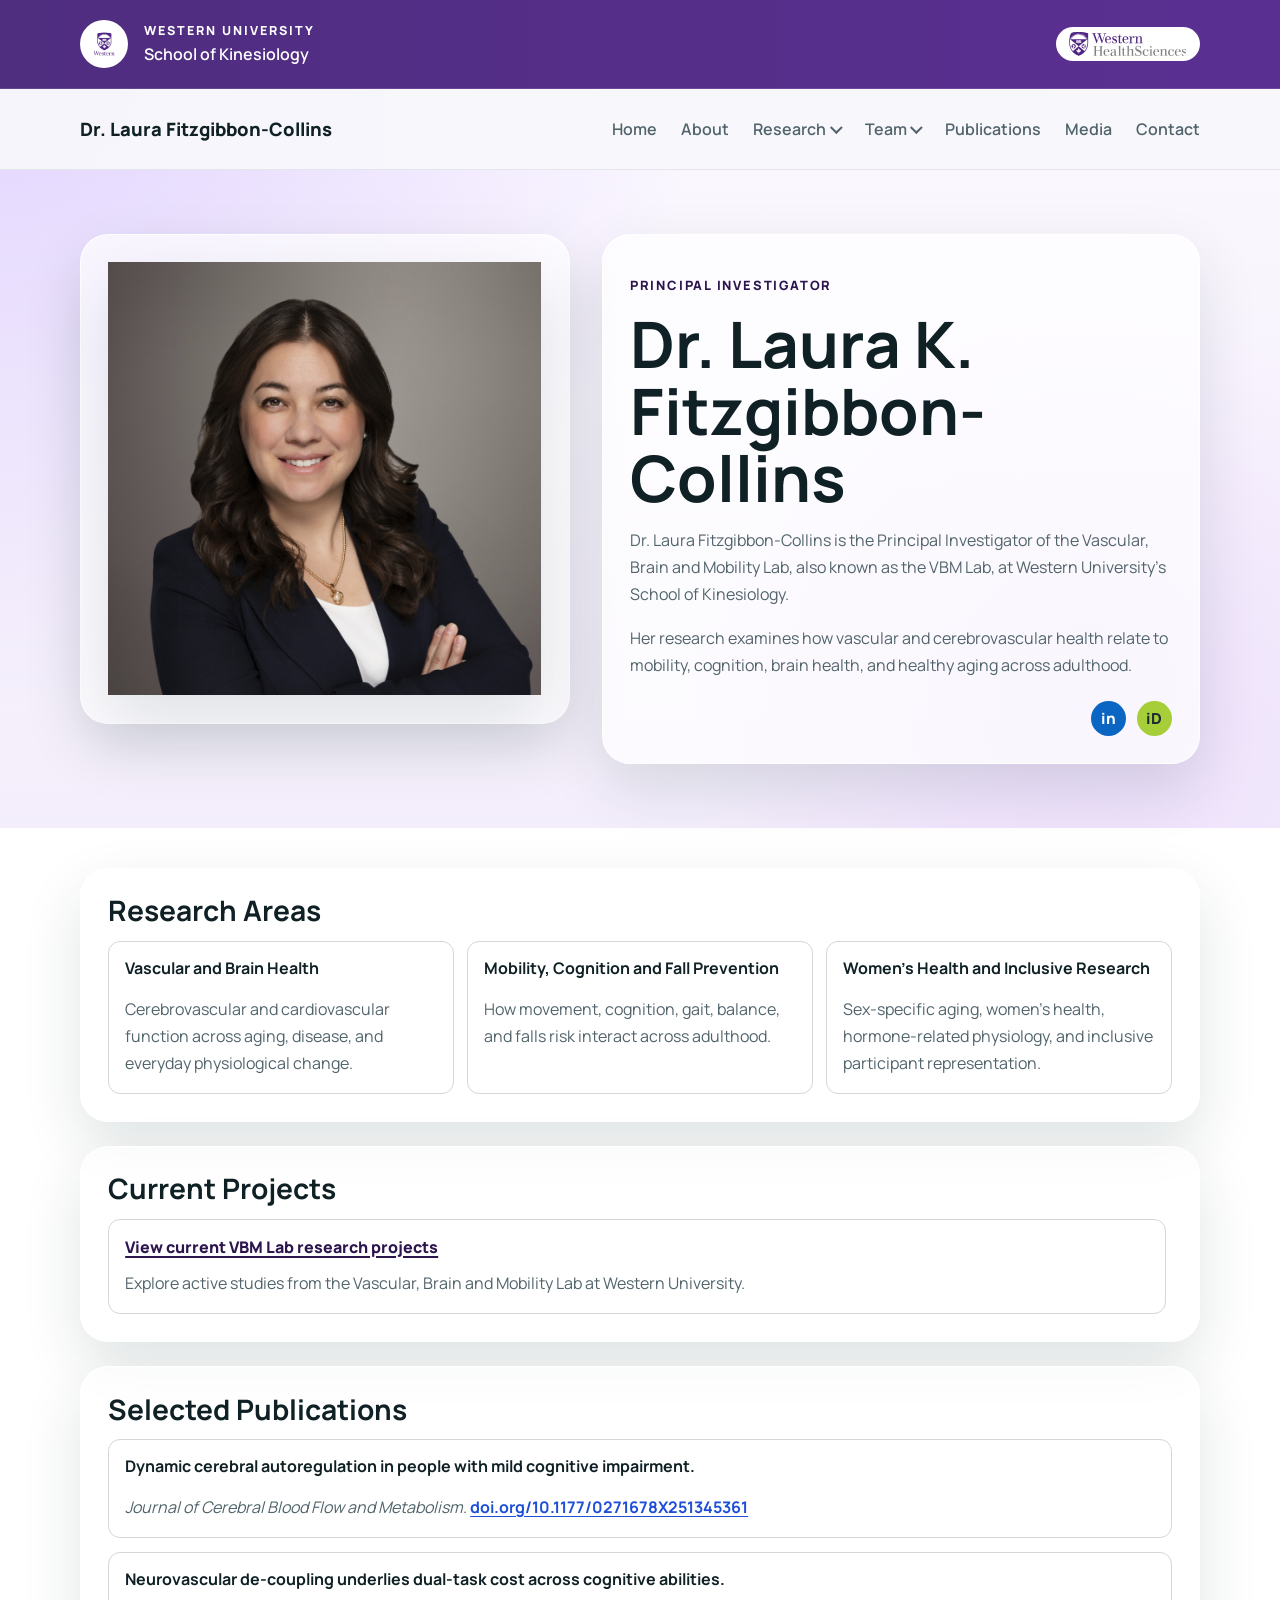
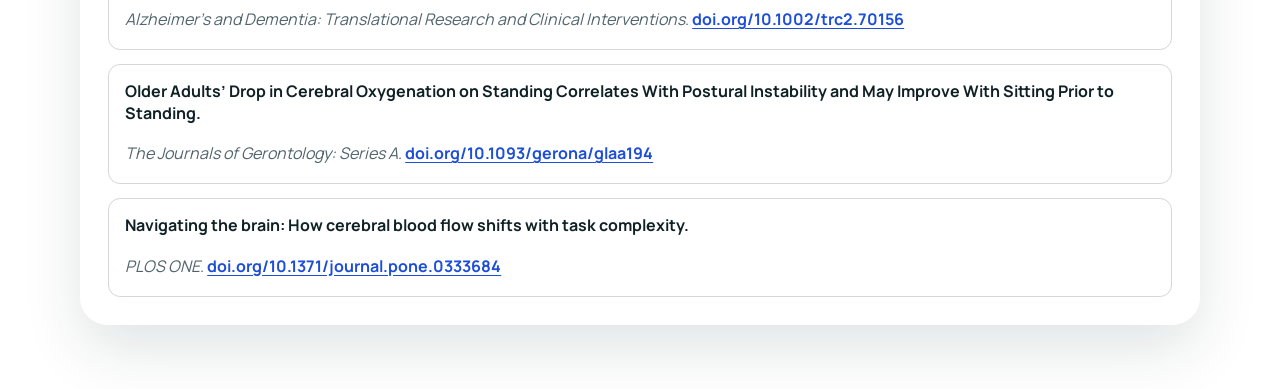
<file: team/laura-fitzgibbon-collins.html>
<!DOCTYPE html>
<html lang="en">
  <head>
    <meta charset="UTF-8" />
    <meta name="viewport" content="width=device-width, initial-scale=1.0" />
    <title>Dr. Laura Fitzgibbon-Collins | VBM Lab | Western University</title>
    <meta
      name="description"
      content="Profile for Dr. Laura Fitzgibbon-Collins, Principal Investigator of the Vascular, Brain and Mobility Lab at Western University."
    />
    <link rel="canonical" href="https://vbmlab.ca/team/laura-fitzgibbon-collins.html" />
    <link rel="icon" type="image/png" href="https://vbmlab.ca/photos/uwo.png" />
    <link rel="apple-touch-icon" href="https://vbmlab.ca/photos/uwo.png" />
    <meta name="robots" content="max-image-preview:large" />
    <meta property="og:title" content="Dr. Laura Fitzgibbon-Collins | VBM Lab | Western University" />
    <meta
      property="og:description"
      content="Profile for Dr. Laura Fitzgibbon-Collins, Principal Investigator of the Vascular, Brain and Mobility Lab at Western University."
    />
    <meta property="og:type" content="profile" />
    <meta property="og:url" content="https://vbmlab.ca/team/laura-fitzgibbon-collins.html" />
    <meta property="og:image" content="https://vbmlab.ca/photos/laura2.jpg" />
    <meta
      property="og:image:alt"
      content="Dr. Laura K. Fitzgibbon-Collins, Principal Investigator of the VBM Lab at Western University"
    />
    <meta name="twitter:card" content="summary_large_image" />
    <meta name="twitter:image" content="https://vbmlab.ca/photos/laura2.jpg" />
    <link rel="preconnect" href="https://fonts.googleapis.com" />
    <link rel="preconnect" href="https://fonts.gstatic.com" crossorigin />
    <link
      href="https://fonts.googleapis.com/css2?family=Instrument+Serif:ital@0;1&family=Manrope:wght@400;500;600;700;800&display=swap"
      rel="stylesheet"
    />
    <script type="application/ld+json">
      {
        "@context": "https://schema.org",
        "@type": "Person",
        "@id": "https://vbmlab.ca/team/laura-fitzgibbon-collins.html#person",
        "name": "Dr. Laura Fitzgibbon-Collins",
        "givenName": "Laura",
        "familyName": "Fitzgibbon-Collins",
        "jobTitle": "Principal Investigator",
        "image": "https://vbmlab.ca/photos/laura2.jpg",
        "affiliation": {
          "@id": "https://vbmlab.ca/#organization"
        },
        "worksFor": {
          "@type": "CollegeOrUniversity",
          "name": "Western University",
          "url": "https://www.uwo.ca/"
        },
        "url": "https://vbmlab.ca/team/laura-fitzgibbon-collins.html",
        "sameAs": [
          "https://orcid.org/0009-0002-8268-9843",
          "https://scholar.google.com/citations?hl=en&user=LZht9WgAAAAJ&view_op=list_works",
          "https://linkedin.com/in/laura-keiko-fitzgibbon-collins-phd-5b940a64/"
        ]
      }
    </script>
    <link rel="stylesheet" href="../styles.css" />
  </head>
  <body>
    <header class="site-header">
      <div class="site-ribbon">
        <div class="container ribbon-inner">
          <div class="ribbon-brand">
            <img class="ribbon-logo" src="../photos/uwo.png" alt="Western University logo" />
            <div class="ribbon-copy">
              <p class="ribbon-label">Western University</p>
              <p class="ribbon-subtitle">School of Kinesiology</p>
            </div>
          </div>
          <img
            class="ribbon-health-sciences"
            src="../photos/uwohs.svg"
            alt="Western Health Sciences"
          />
        </div>
      </div>
      <div class="site-nav-shell">
        <div class="container nav-bar">
          <a class="brand" href="../index.html#top">
            <span class="brand-text">Dr. Laura Fitzgibbon-Collins</span>
          </a>
          <button class="menu-toggle" type="button" aria-expanded="false" aria-controls="site-nav">
            Menu
          </button>
          <nav class="site-nav" id="site-nav" aria-label="Main navigation">
            <a href="../index.html#top">Home</a>
            <a href="../index.html#about">About</a>
            <div class="nav-dropdown">
              <a class="nav-dropdown-trigger" href="../index.html#research">Research</a>
              <div class="nav-dropdown-menu" aria-label="Research pages">
                <a href="../index.html#research">Current Research</a>
                <a class="nav-subtab" href="../current-projects.html">Current Projects</a>
                <a href="../participate.html">Participate in Research</a>
              </div>
            </div>
            <div class="nav-dropdown">
              <a class="nav-dropdown-trigger" href="../index.html#team">Team</a>
              <div class="nav-dropdown-menu" aria-label="Team groups">
                <a href="laura-fitzgibbon-collins.html">Principal Investigator</a>
                <a href="../index.html#graduate-students">Graduate Students</a>
                <a href="../index.html#undergraduate-students">Undergraduate Students</a>
              </div>
            </div>
            <a href="../index.html#publications">Publications</a>
            <a href="../index.html#media">Media</a>
            <a href="../index.html#contact">Contact</a>
          </nav>
        </div>
      </div>
    </header>

    <main>
      <section class="section member-page">
        <div class="container member-profile">
          <div class="participate-card member-photo-panel">
            <img
              class="member-photo"
              src="../photos/laura2.jpg"
              alt="Dr. Laura K. Fitzgibbon-Collins, Principal Investigator of the VBM Lab at Western University"
            />
          </div>
          <article class="participate-card member-copy-panel member-copy-panel-long">
            <p class="eyebrow">Principal Investigator</p>
            <h1>Dr. Laura K. Fitzgibbon-Collins</h1>
            <p>
              Dr. Laura Fitzgibbon-Collins is the Principal Investigator of the Vascular, Brain
              and Mobility Lab, also known as the VBM Lab, at Western University’s School of
              Kinesiology.
            </p>
            <p>
              Her research examines how vascular and cerebrovascular health relate to mobility,
              cognition, brain health, and healthy aging across adulthood.
            </p>
            <div class="member-profile-links">
              <a
                class="profile-social"
                href="https://linkedin.com/in/laura-keiko-fitzgibbon-collins-phd-5b940a64/?lipi=urn%3Ali%3Apage%3Ad_flagship3_feed%3B2OGnwv7vScaIsMlXpq8oRQ%3D%3D"
                aria-label="Laura K. Fitzgibbon-Collins LinkedIn profile"
                target="_blank"
                rel="noreferrer"
              >
                in
              </a>
              <a
                class="profile-social profile-orcid"
                href="https://orcid.org/0009-0002-8268-9843"
                aria-label="Laura K. Fitzgibbon-Collins ORCID profile"
                target="_blank"
                rel="noreferrer"
              >
                iD
              </a>
            </div>
          </article>
        </div>
      </section>
      <section class="member-profile-details-section">
        <div class="container member-profile-details">
          <section class="participate-card profile-detail-card">
            <h2>Research Areas</h2>
            <div class="profile-detail-grid">
              <article class="profile-detail-box">
                <h3>Vascular and Brain Health</h3>
                <p>
                  Cerebrovascular and cardiovascular function across aging, disease, and everyday
                  physiological change.
                </p>
              </article>
              <article class="profile-detail-box">
                <h3>Mobility, Cognition and Fall Prevention</h3>
                <p>
                  How movement, cognition, gait, balance, and falls risk interact across adulthood.
                </p>
              </article>
              <article class="profile-detail-box">
                <h3>Women’s Health and Inclusive Research</h3>
                <p>
                  Sex-specific aging, women’s health, hormone-related physiology, and inclusive
                  participant representation.
                </p>
              </article>
            </div>
          </section>

          <section class="participate-card profile-detail-card">
            <h2>Current Projects</h2>
            <div class="member-projects-list">
              <article class="member-project-item">
                <a href="../current-projects.html">View current VBM Lab research projects</a>
                <p>
                  Explore active studies from the Vascular, Brain and Mobility Lab at Western
                  University.
                </p>
              </article>
            </div>
          </section>

          <section class="participate-card profile-detail-card">
            <h2>Selected Publications</h2>
            <div class="profile-publication-list">
              <article class="profile-publication-item">
                <h3>Dynamic cerebral autoregulation in people with mild cognitive impairment.</h3>
                <p>
                  <em>Journal of Cerebral Blood Flow and Metabolism</em>.
                  <a
                    class="publication-link"
                    href="https://doi.org/10.1177/0271678X251345361"
                    target="_blank"
                    rel="noreferrer"
                  >
                    doi.org/10.1177/0271678X251345361
                  </a>
                </p>
              </article>
              <article class="profile-publication-item">
                <h3>Neurovascular de-coupling underlies dual-task cost across cognitive abilities.</h3>
                <p>
                  <em>Alzheimer’s and Dementia: Translational Research and Clinical Interventions</em>.
                  <a
                    class="publication-link"
                    href="https://doi.org/10.1002/trc2.70156"
                    target="_blank"
                    rel="noreferrer"
                  >
                    doi.org/10.1002/trc2.70156
                  </a>
                </p>
              </article>
              <article class="profile-publication-item">
                <h3>
                  Older Adults’ Drop in Cerebral Oxygenation on Standing Correlates With Postural
                  Instability and May Improve With Sitting Prior to Standing.
                </h3>
                <p>
                  <em>The Journals of Gerontology: Series A</em>.
                  <a
                    class="publication-link"
                    href="https://doi.org/10.1093/gerona/glaa194"
                    target="_blank"
                    rel="noreferrer"
                  >
                    doi.org/10.1093/gerona/glaa194
                  </a>
                </p>
              </article>
              <article class="profile-publication-item">
                <h3>Navigating the brain: How cerebral blood flow shifts with task complexity.</h3>
                <p>
                  <em>PLOS ONE</em>.
                  <a
                    class="publication-link"
                    href="https://doi.org/10.1371/journal.pone.0333684"
                    target="_blank"
                    rel="noreferrer"
                  >
                    doi.org/10.1371/journal.pone.0333684
                  </a>
                </p>
              </article>
            </div>
          </section>
        </div>
      </section>
    </main>

    <script src="../script.js"></script>
  </body>
</html>
</file>
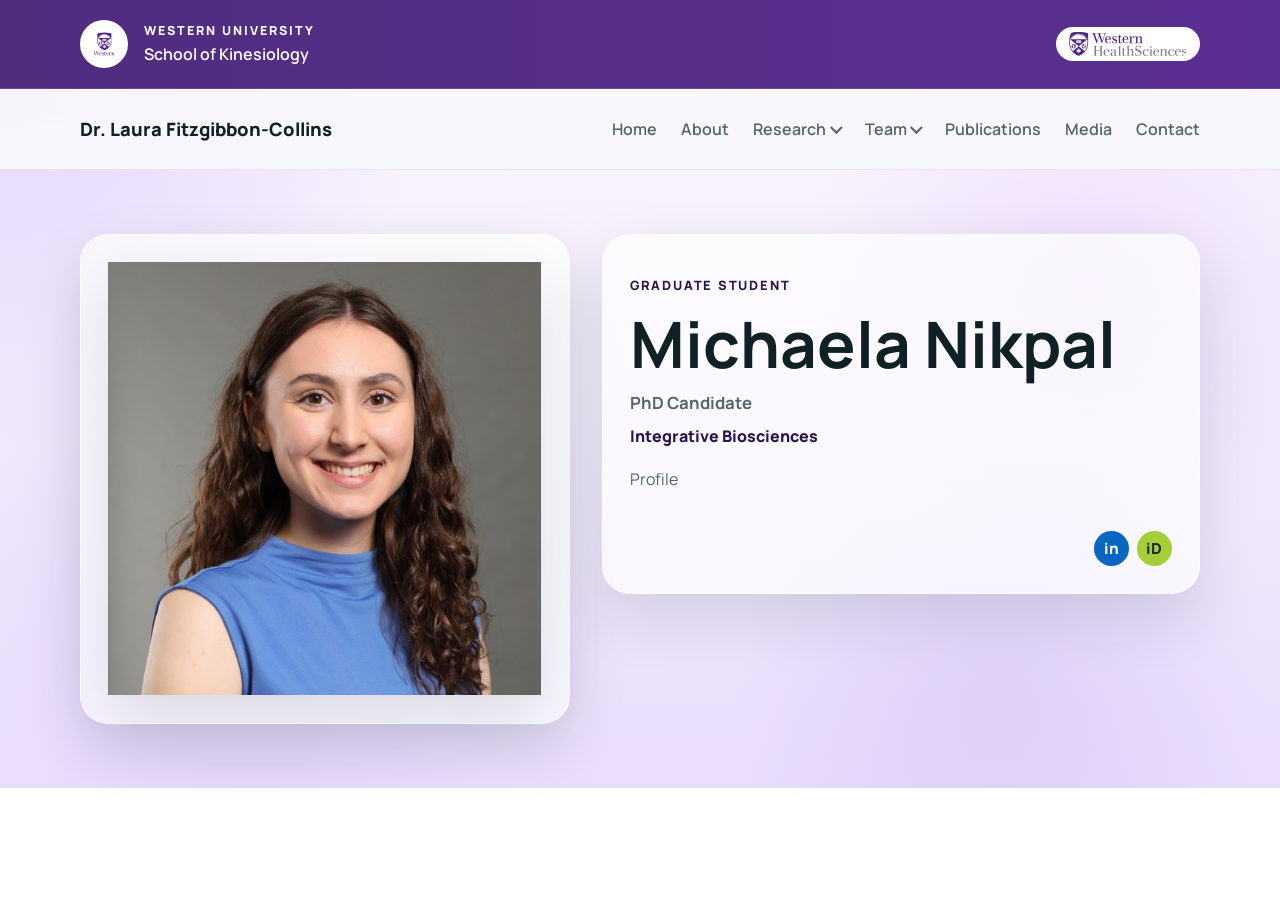
<file: team/michaela-nikpal.html>
<!DOCTYPE html>
<html lang="en">
  <head>
    <meta charset="UTF-8" />
    <meta name="viewport" content="width=device-width, initial-scale=1.0" />
    <title>Michaela Nikpal | VBM Lab | Western University</title>
    <meta name="description" content="Profile for Michaela Nikpal, PhD Candidate in the Vascular, Brain and Mobility Lab at Western University." />
    <link rel="canonical" href="https://vbmlab.ca/team/michaela-nikpal.html" />
    <link rel="icon" type="image/png" href="https://vbmlab.ca/photos/uwo.png" />
    <link rel="apple-touch-icon" href="https://vbmlab.ca/photos/uwo.png" />
    <link rel="preconnect" href="https://fonts.googleapis.com" />
    <link rel="preconnect" href="https://fonts.gstatic.com" crossorigin />
    <link
      href="https://fonts.googleapis.com/css2?family=Instrument+Serif:ital@0;1&family=Manrope:wght@400;500;600;700;800&display=swap"
      rel="stylesheet"
    />
    <link rel="stylesheet" href="../styles.css" />
  </head>
  <body>
    <header class="site-header">
      <div class="site-ribbon">
        <div class="container ribbon-inner">
          <div class="ribbon-brand">
            <img class="ribbon-logo" src="../photos/uwo.png" alt="Western University logo" />
            <div class="ribbon-copy">
              <p class="ribbon-label">Western University</p>
              <p class="ribbon-subtitle">School of Kinesiology</p>
            </div>
          </div>
          <img class="ribbon-health-sciences" src="../photos/uwohs.svg" alt="Western Health Sciences" />
        </div>
      </div>
      <div class="site-nav-shell">
        <div class="container nav-bar">
          <a class="brand" href="../index.html#top">
            <span class="brand-text">Dr. Laura Fitzgibbon-Collins</span>
          </a>
          <button class="menu-toggle" type="button" aria-expanded="false" aria-controls="site-nav">
            Menu
          </button>
          <nav class="site-nav" id="site-nav" aria-label="Main navigation">
            <a href="../index.html#top">Home</a>
            <a href="../index.html#about">About</a>
            <div class="nav-dropdown">
              <a class="nav-dropdown-trigger" href="../index.html#research">Research</a>
              <div class="nav-dropdown-menu" aria-label="Research pages">
                <a href="../index.html#research">Current Research</a>
                <a class="nav-subtab" href="../current-projects.html">Current Projects</a>
                <a href="../participate.html">Participate in Research</a>
              </div>
            </div>
            <div class="nav-dropdown">
              <a class="nav-dropdown-trigger" href="../index.html#team">Team</a>
              <div class="nav-dropdown-menu" aria-label="Team groups">
                <a href="laura-fitzgibbon-collins.html">Principal Investigator</a>
                <a href="../index.html#graduate-students">Graduate Students</a>
                <a href="../index.html#undergraduate-students">Undergraduate Students</a>
              </div>
            </div>
            <a href="../index.html#publications">Publications</a>
            <a href="../index.html#media">Media</a>
            <a href="../index.html#contact">Contact</a>
          </nav>
        </div>
      </div>
    </header>

    <main>
      <section class="section member-page">
        <div class="container member-profile">
          <div class="participate-card member-photo-panel">
            <img
              class="member-photo photo-position-top"
              src="../photos/michaela.jpg"
              alt="Michaela Nikpal, PhD Candidate in the VBM Lab at Western University"
            />
          </div>
          <article class="participate-card member-copy-panel">
            <p class="eyebrow">Graduate Student</p>
            <h1>Michaela Nikpal</h1>
            <p class="member-role">PhD Candidate</p>
            <p class="member-program">Integrative Biosciences</p>
            <p>Profile</p>
            <a
              class="profile-social"
              href="#"
              aria-label="Michaela Nikpal LinkedIn profile placeholder"
              target="_blank"
              rel="noreferrer"
            >
              in
            </a>
            <a
              class="profile-social profile-orcid"
              href="#"
              aria-label="Michaela Nikpal ORCID profile placeholder"
              target="_blank"
              rel="noreferrer"
            >
              iD
            </a>
          </article>
        </div>
      </section>
    </main>

    <script src="../script.js"></script>
  </body>
</html>
</file>
<file: styles.css>
:root {
  --bg: #f4effb;
  --surface: #ffffff;
  --surface-soft: rgba(255, 255, 255, 0.7);
  --text: #102126;
  --muted: #51646b;
  --line: rgba(16, 33, 38, 0.12);
  --primary: #4f2d7f;
  --primary-dark: #2c144d;
  --accent: #ede4fb;
  --shadow: 0 24px 60px rgba(10, 40, 44, 0.12);
  --radius-lg: 28px;
  --radius-md: 18px;
  --radius-sm: 12px;
  --container: 1120px;
}

* {
  box-sizing: border-box;
}

html {
  scroll-behavior: smooth;
}

body {
  margin: 0;
  font-family: "Manrope", sans-serif;
  color: var(--text);
  background:
    radial-gradient(circle at top left, rgba(140, 92, 255, 0.24), transparent 30%),
    radial-gradient(circle at 85% 35%, rgba(199, 132, 255, 0.16), transparent 24%),
    radial-gradient(circle at 20% 72%, rgba(167, 116, 255, 0.15), transparent 26%),
    radial-gradient(circle at 78% 88%, rgba(122, 82, 230, 0.12), transparent 22%),
    linear-gradient(180deg, #fcf9ff 0%, #f4effb 38%, #efe7fb 68%, #e9ddfb 100%);
  background-repeat: no-repeat;
}

#top {
  scroll-margin-top: 180px;
}

#principal-investigator,
#graduate-students,
#undergraduate-students {
  scroll-margin-top: 180px;
}

img {
  max-width: 100%;
  display: block;
}

a {
  color: inherit;
  text-decoration: none;
}

p {
  line-height: 1.7;
  color: var(--muted);
}

h1,
h2,
h3 {
  margin: 0;
  line-height: 1.05;
}

.container {
  width: min(calc(100% - 2rem), var(--container));
  margin: 0 auto;
}

.site-header {
  position: sticky;
  top: 0;
  z-index: 50;
}

.site-ribbon {
  background: linear-gradient(90deg, #4f2d7f 0%, #5a2f92 100%);
  color: white;
  border-bottom: 1px solid rgba(255, 255, 255, 0.12);
}

.ribbon-inner {
  display: flex;
  align-items: center;
  justify-content: space-between;
  gap: 1rem;
  min-height: 88px;
}

.ribbon-brand {
  display: inline-flex;
  align-items: center;
  gap: 1rem;
}

.ribbon-health-sciences {
  width: auto;
  height: 34px;
  max-width: min(46vw, 340px);
  object-fit: contain;
  flex-shrink: 0;
  background: white;
  border-radius: 999px;
  padding: 0.32rem 0.8rem;
}

.ribbon-logo {
  width: 48px;
  height: 48px;
  object-fit: contain;
  background: white;
  border-radius: 999px;
  padding: 0.25rem;
}

.ribbon-copy p {
  margin: 0;
  color: white;
}

.ribbon-label {
  font-size: 0.78rem;
  font-weight: 800;
  letter-spacing: 0.16em;
  text-transform: uppercase;
}

.ribbon-subtitle {
  margin-top: 0.18rem;
  font-size: 1rem;
  font-weight: 600;
}

.site-nav-shell {
  backdrop-filter: blur(18px);
  background: rgba(248, 248, 252, 0.92);
  border-bottom: 1px solid rgba(16, 33, 38, 0.08);
}

.nav-bar {
  position: relative;
  display: flex;
  align-items: center;
  justify-content: space-between;
  gap: 1rem;
  min-height: 80px;
}

.brand {
  display: inline-flex;
  align-items: center;
  font-weight: 800;
}

.brand-text {
  max-width: 260px;
  font-size: 1.15rem;
}

.site-nav {
  display: flex;
  align-items: center;
  gap: 1.5rem;
}

.site-nav a {
  color: var(--muted);
  font-weight: 600;
}

.site-nav a:hover,
.site-nav a:focus-visible {
  color: var(--text);
}

.nav-dropdown {
  position: relative;
}

.nav-dropdown::after {
  content: "";
  position: absolute;
  top: 100%;
  right: -0.75rem;
  left: -0.75rem;
  height: 0.9rem;
}

.nav-dropdown-trigger {
  display: inline-flex;
  align-items: center;
  gap: 0.35rem;
}

.nav-dropdown-trigger::after {
  content: "";
  width: 0.42rem;
  height: 0.42rem;
  border-right: 2px solid currentColor;
  border-bottom: 2px solid currentColor;
  transform: translateY(-0.12rem) rotate(45deg);
}

.nav-dropdown-menu {
  position: absolute;
  top: calc(100% + 0.45rem);
  left: 50%;
  z-index: 20;
  min-width: 220px;
  padding: 0.45rem;
  border: 1px solid var(--line);
  border-radius: var(--radius-sm);
  background: rgba(255, 255, 255, 0.96);
  box-shadow: var(--shadow);
  opacity: 0;
  pointer-events: none;
  transform: translate(-50%, -0.35rem);
  transition:
    opacity 160ms ease,
    transform 160ms ease;
}

.nav-dropdown:hover .nav-dropdown-menu,
.nav-dropdown:focus-within .nav-dropdown-menu {
  opacity: 1;
  pointer-events: auto;
  transform: translate(-50%, 0);
}

.nav-dropdown-menu a {
  display: block;
  padding: 0.65rem 0.75rem;
  border-radius: 6px;
  white-space: nowrap;
}

.nav-dropdown-menu .nav-subtab {
  margin-left: 0.85rem;
  padding-left: 1rem;
  border-left: 2px solid rgba(79, 45, 127, 0.22);
  font-size: 0.94rem;
}

.nav-dropdown-menu a:hover,
.nav-dropdown-menu a:focus-visible {
  background: rgba(83, 49, 138, 0.08);
}

.menu-toggle {
  display: none;
  border: 1px solid var(--line);
  border-radius: 999px;
  background: var(--surface);
  padding: 0.7rem 1rem;
  font: inherit;
}

.hero {
  padding: 3rem 0 2rem;
}

.hero-frame {
  display: grid;
  grid-template-columns: repeat(2, minmax(0, 1fr));
  gap: 1.6rem;
  align-items: center;
}

.hero-copy {
  display: flex;
  flex-direction: column;
  gap: 1rem;
  max-width: 560px;
}

.hero-lead {
  padding: 0;
}

.eyebrow,
.section-label,
.card-label {
  text-transform: uppercase;
  letter-spacing: 0.14em;
  font-size: 0.8rem;
  font-weight: 800;
  color: var(--primary-dark);
}

.hero-eyebrow {
  margin: 0;
}

.hero h1 {
  font-family: "Instrument Serif", serif;
  font-size: clamp(2.7rem, 4.6vw, 4.3rem);
  font-weight: 400;
  margin: 0;
}

.hero-text {
  max-width: 58ch;
  font-size: 0.98rem;
  margin: 0;
}

.hero-text-secondary {
  max-width: 54ch;
}

.hero-actions {
  display: flex;
  flex-wrap: wrap;
  gap: 1rem;
  margin: 0.2rem 0 0;
}

.button {
  display: inline-flex;
  align-items: center;
  justify-content: center;
  padding: 0.85rem 1.3rem;
  border-radius: 999px;
  font-weight: 800;
  transition:
    transform 180ms ease,
    background-color 180ms ease,
    border-color 180ms ease,
    color 180ms ease;
}

.button-primary {
  background: var(--primary);
  color: white;
  border: 1px solid transparent;
}

.button-secondary {
  background: transparent;
  border: 1px solid var(--line);
}

.button-primary:hover,
.button-primary:focus-visible,
.button-secondary:hover,
.button-secondary:focus-visible {
  transform: translateY(-1px);
  background: var(--primary);
  border-color: var(--primary);
  color: white;
}

.hero-visual-frame {
  overflow: hidden;
  border-radius: 34px;
  background: rgba(255, 255, 255, 0.72);
  border: 1px solid rgba(255, 255, 255, 0.84);
  box-shadow: var(--shadow);
}

.hero-visual-image {
  width: 100%;
  min-height: 420px;
  max-height: 500px;
  object-fit: cover;
}

.hero-image-break {
  margin-top: 1.25rem;
}

.hero-image-break img {
  width: 100%;
  height: clamp(150px, 18vw, 240px);
  border-radius: var(--radius-md);
  object-fit: cover;
  object-position: center;
  box-shadow: var(--shadow);
}

.participate-page {
  padding-top: 2rem;
}

.member-page {
  padding-top: 3rem;
}

.member-profile {
  display: grid;
  grid-template-columns: minmax(0, 0.9fr) minmax(0, 1.1fr);
  gap: 2rem;
  align-items: start;
}

.member-photo-panel,
.member-copy-panel {
  padding: 1.7rem;
}

.member-copy-panel {
  position: relative;
  min-height: 360px;
  padding-bottom: 5.5rem;
}

.member-copy-panel-long {
  padding-bottom: 1.7rem;
}

.member-profile-links {
  display: flex;
  justify-content: flex-end;
  gap: 0.65rem;
  margin-top: 1.35rem;
}

.member-profile-links .profile-social {
  position: static;
  flex: 0 0 auto;
}

.member-profile-links .profile-orcid {
  right: auto;
}

.member-photo {
  width: 100%;
  aspect-ratio: 1;
  object-fit: cover;
  object-position: center;
  box-shadow: var(--shadow);
}

.member-photo-placeholder {
  width: 100%;
  aspect-ratio: 1;
  display: grid;
  place-items: center;
  background:
    radial-gradient(circle at 50% 38%, rgba(255, 255, 255, 0.95) 0 17%, transparent 18%),
    radial-gradient(circle at 50% 92%, rgba(255, 255, 255, 0.95) 0 33%, transparent 34%),
    linear-gradient(135deg, rgba(43, 128, 133, 0.26), rgba(244, 201, 93, 0.42));
  color: var(--primary-dark);
  font-weight: 800;
  box-shadow: var(--shadow);
}

.member-copy-panel h1 {
  margin: 0.75rem 0 0.75rem;
  font-size: clamp(2.4rem, 5vw, 4rem);
}

.member-role {
  margin: 0;
  font-size: 1.05rem;
  font-weight: 700;
}

.member-program {
  margin-top: 0.35rem;
  font-weight: 800;
  color: var(--primary-dark);
}

.member-actions {
  display: flex;
  flex-wrap: wrap;
  gap: 0.8rem;
  margin-top: 1.25rem;
}

.member-copy-panel .profile-social {
  right: 4.35rem;
  bottom: 1.7rem;
}

.member-copy-panel .profile-orcid {
  right: 1.7rem;
}

.member-projects-section {
  padding: 2.5rem 0 4rem;
  background: #ffffff;
}

.member-profile-details-section {
  padding: 2.5rem 0 4rem;
  background: #ffffff;
}

.member-profile-details {
  display: grid;
  gap: 1.5rem;
}

.profile-detail-card {
  padding: 1.35rem;
}

.profile-detail-card h2 {
  margin: 0 0 0.9rem;
  font-size: 1.35rem;
}

.profile-detail-grid {
  display: grid;
  grid-template-columns: repeat(3, minmax(0, 1fr));
  gap: 0.85rem;
}

.profile-detail-box,
.profile-publication-item {
  padding: 1rem;
  border: 1px solid rgba(16, 33, 38, 0.18);
  border-radius: var(--radius-sm);
  background: transparent;
}

.profile-detail-box h3,
.profile-publication-item h3 {
  font-size: 1rem;
  line-height: 1.35;
}

.profile-detail-box p,
.profile-publication-item p {
  margin-bottom: 0;
}

.profile-publication-list {
  display: grid;
  gap: 0.85rem;
}

.member-projects-panel {
  max-width: 720px;
  padding: 1.35rem;
}

.member-projects-panel h2 {
  margin: 0 0 0.9rem;
  font-size: 1.35rem;
}

.member-projects-list {
  display: grid;
  gap: 0.85rem;
  max-height: 320px;
  overflow-y: auto;
  padding-right: 0.35rem;
}

.member-project-item {
  padding: 1rem;
  border: 1px solid rgba(16, 33, 38, 0.18);
  border-radius: var(--radius-sm);
  background: transparent;
}

.member-project-item a {
  color: var(--primary-dark);
  font-weight: 800;
  line-height: 1.35;
  text-decoration: underline;
  text-decoration-thickness: 2px;
  text-underline-offset: 0.18em;
}

.member-project-item a:hover,
.member-project-item a:focus-visible {
  color: #1d4ed8;
}

.member-project-item p {
  margin: 0.7rem 0 0;
}

.participate-hero {
  display: grid;
  grid-template-columns: minmax(0, 1.45fr) minmax(280px, 0.85fr);
  gap: 1.5rem;
  align-items: start;
  margin-bottom: 1.6rem;
}

.participate-hero-copy {
  max-width: 720px;
}

.participate-hero-copy h1 {
  margin-top: 0.45rem;
  font-family: "Instrument Serif", serif;
  font-size: clamp(2.5rem, 4vw, 4rem);
  font-weight: 400;
  line-height: 1.04;
}

.participate-hero-note,
.participate-card {
  background: var(--surface-soft);
  border: 1px solid rgba(255, 255, 255, 0.8);
  box-shadow: var(--shadow);
  border-radius: var(--radius-lg);
}

.participate-hero-note {
  padding: 1.5rem;
}

.participate-hero-note p:last-child {
  margin-bottom: 0;
}

.participate-layout {
  display: grid;
  grid-template-columns: minmax(0, 1.15fr) minmax(260px, 0.85fr);
  gap: 1.5rem;
  margin-bottom: 1.5rem;
}

.participate-card {
  padding: 1.7rem;
}

.participate-card h2 {
  margin-bottom: 0.95rem;
  font-size: clamp(1.45rem, 2.2vw, 1.95rem);
}

.participate-note {
  margin-top: 1.1rem;
  padding: 0.95rem 1rem;
  border-radius: var(--radius-md);
  background: rgba(79, 45, 127, 0.08);
  color: var(--muted);
}

.participate-note strong {
  color: var(--primary-dark);
}

.study-list {
  margin: 0;
  padding-left: 1.2rem;
  color: var(--muted);
}

.study-list li + li {
  margin-top: 0.8rem;
}

.participate-small {
  font-size: 0.95rem;
}

.participate-form-card {
  margin-bottom: 1.5rem;
}

.participate-form-heading {
  max-width: none;
  margin-bottom: 1.3rem;
}

.participate-form-heading h2 {
  margin-top: 0;
}

.current-projects-page {
  padding-top: 3rem;
}

.current-projects-hero {
  margin-bottom: 1.75rem;
}

.current-projects-grid {
  display: grid;
  gap: 1.5rem;
}

.current-projects-next-step {
  margin-top: 1.5rem;
  padding: 1.35rem;
}

.current-projects-next-step h2 {
  margin: 0 0 0.75rem;
  font-size: 1.35rem;
}

.current-projects-next-step p {
  max-width: 720px;
}

.current-project-card {
  scroll-margin-top: 180px;
}

.project-card-heading {
  max-width: 880px;
}

.project-card-heading .section-label {
  margin-bottom: 0.6rem;
}

.project-card-heading h2 {
  margin-top: 0;
  font-size: clamp(1.7rem, 3.2vw, 2.6rem);
}

.project-card-heading p {
  margin-bottom: 0;
}

.project-info-boxes {
  display: grid;
  grid-template-columns: repeat(2, minmax(0, 1fr));
  gap: 1rem;
  margin-top: 1.5rem;
}

.project-info-box {
  padding: 1.25rem;
  border: 1px solid rgba(16, 33, 38, 0.08);
  border-radius: var(--radius-sm);
  background: rgba(255, 255, 255, 0.64);
}

.project-info-box h3 {
  font-size: 1.1rem;
}

.project-info-box p {
  margin-bottom: 0;
}

.participation-form {
  display: grid;
  gap: 1.2rem;
}

.form-grid {
  display: grid;
  grid-template-columns: repeat(2, minmax(0, 1fr));
  gap: 1rem;
}

.form-field,
.form-section {
  display: grid;
  gap: 0.45rem;
}

.form-field span,
.form-section legend {
  font-weight: 700;
  color: var(--text);
}

.form-field input,
.form-field select,
.form-field textarea {
  width: 100%;
  border: 1px solid rgba(16, 33, 38, 0.12);
  border-radius: 14px;
  background: rgba(255, 255, 255, 0.92);
  color: var(--text);
  font: inherit;
  padding: 0.9rem 1rem;
}

.form-field textarea {
  resize: vertical;
  min-height: 140px;
}

.form-field input:focus,
.form-field select:focus,
.form-field textarea:focus {
  outline: 2px solid rgba(79, 45, 127, 0.22);
  border-color: rgba(79, 45, 127, 0.32);
}

.form-field-full {
  grid-column: 1 / -1;
}

.form-section {
  margin: 0;
  padding: 1rem;
  border: 1px solid rgba(16, 33, 38, 0.1);
  border-radius: 16px;
  background: rgba(255, 255, 255, 0.46);
}

.form-section legend {
  padding: 0 0.4rem;
}

.study-checkboxes {
  display: grid;
  gap: 0.9rem;
}

.checkbox-field {
  display: grid;
  grid-template-columns: auto 1fr;
  gap: 0.75rem;
  align-items: start;
  color: var(--muted);
}

.checkbox-field input {
  margin-top: 0.25rem;
  accent-color: var(--primary);
}

.consent-field {
  padding-top: 0.1rem;
}

.participate-actions {
  display: flex;
  flex-wrap: wrap;
  gap: 0.9rem;
  align-items: center;
}

.participate-embed-wrap {
  margin: 1rem 0 1.15rem;
  border-radius: var(--radius-md);
  overflow: hidden;
  background: rgba(255, 255, 255, 0.9);
  border: 1px solid rgba(16, 33, 38, 0.08);
}

.participate-embed {
  display: block;
  width: 100%;
  height: 1750px;
  min-height: 1750px;
  background: white;
}

.hero-highlights {
  display: flex;
  flex-wrap: wrap;
  gap: 0.85rem;
  padding: 0;
  margin: 0;
  list-style: none;
}

.hero-highlights li {
  padding: 0.6rem 0.9rem;
  border-radius: 999px;
  background: rgba(255, 255, 255, 0.75);
  border: 1px solid rgba(16, 33, 38, 0.08);
  color: var(--muted);
  font-weight: 700;
}

.hero-card,
.hero-image-frame,
.info-card,
.person-card,
.contact-panel,
.publication-item {
  background: var(--surface-soft);
  border: 1px solid rgba(255, 255, 255, 0.8);
  box-shadow: var(--shadow);
}

.hero-image-frame {
  padding: 1rem;
  border-radius: var(--radius-lg);
}

.hero-image {
  width: 100%;
  max-width: 420px;
  margin: 0 auto;
  height: auto;
  object-fit: contain;
}

.hero-card {
  padding: 2rem;
  border-radius: var(--radius-lg);
  max-height: 560px;
  display: flex;
  flex-direction: column;
  overflow: hidden;
}

.hero-card h2 {
  margin: 0.6rem 0 1rem;
  font-size: 2rem;
}

.featured-news-scroll {
  display: grid;
  gap: 1rem;
  margin-top: 1rem;
  overflow-y: auto;
  min-height: 0;
}

.featured-news-item {
  display: grid;
  gap: 0.45rem;
  padding: 1rem 1.1rem;
  border-radius: var(--radius-md);
  background: white;
  border: 1px solid rgba(16, 33, 38, 0.08);
}

.featured-news-item h3 {
  margin: 0;
  font-size: 1.15rem;
}

.featured-news-item p {
  margin: 0;
}

.featured-news-image {
  display: block;
  width: 96px;
  max-width: 100%;
  height: auto;
  margin-top: 0.15rem;
}

.featured-news-date {
  margin-bottom: 0.45rem;
  font-size: 0.82rem;
  font-weight: 800;
  letter-spacing: 0.08em;
  text-transform: uppercase;
  color: var(--primary-dark);
}

.metrics-grid {
  display: grid;
  grid-template-columns: repeat(2, minmax(0, 1fr));
  gap: 1rem;
  margin-top: 1.8rem;
}

.metrics-grid article {
  padding: 1rem;
  border-radius: var(--radius-md);
  background: white;
  border: 1px solid rgba(16, 33, 38, 0.08);
}

.metrics-grid strong {
  display: block;
  font-size: 1.6rem;
  margin-bottom: 0.25rem;
}

.section {
  padding: 4rem 0;
  scroll-margin-top: 180px;
}

.section-research {
  padding-top: 3.1rem;
  scroll-margin-top: 180px;
}

.section-tinted {
  background: transparent;
}

.section-grid,
.contact-panel,
.footer-layout {
  display: grid;
  grid-template-columns: repeat(2, minmax(0, 1fr));
  gap: 2rem;
}

.about-cards-grid {
  display: grid;
  grid-template-columns: repeat(2, minmax(0, 1fr));
  gap: 1.5rem;
  margin-top: 2rem;
  scroll-margin-top: 180px;
}

.research-details-grid {
  margin-top: 1.25rem;
}

.about-wide-card-wrap {
  margin-top: 1.5rem;
}

.section-heading {
  max-width: 760px;
  margin-bottom: 1.8rem;
}

#media .section-heading {
  max-width: 760px;
}

.section h2 {
  margin-top: 0.5rem;
  font-size: clamp(2rem, 4vw, 3.1rem);
}

.about-image {
  width: 100%;
  max-width: 560px;
  margin-top: 1.25rem;
  border-radius: var(--radius-lg);
  box-shadow: var(--shadow);
  object-fit: cover;
}

.cards-grid,
.people-grid {
  display: grid;
  grid-template-columns: repeat(3, minmax(0, 1fr));
  gap: 1.25rem;
}

.research-card {
  position: relative;
  padding-top: 1.35rem;
  overflow: hidden;
}

.research-card::before {
  content: "";
  position: absolute;
  top: 0;
  left: 1.6rem;
  right: 1.6rem;
  height: 3px;
  border-radius: 999px;
  opacity: 0.9;
}

.research-card-brain::before {
  background: linear-gradient(90deg, rgba(12, 124, 134, 0.95), rgba(12, 124, 134, 0.2));
}

.research-card-mobility::before {
  background: linear-gradient(90deg, rgba(64, 105, 177, 0.95), rgba(64, 105, 177, 0.2));
}

.research-card-inclusive::before {
  background: linear-gradient(90deg, rgba(148, 96, 179, 0.95), rgba(148, 96, 179, 0.2));
}

.research-card-top {
  display: flex;
  align-items: center;
  justify-content: space-between;
  gap: 0.75rem;
  margin-bottom: 0.95rem;
}

.research-card-kicker {
  font-size: 0.76rem;
  font-weight: 800;
  letter-spacing: 0.14em;
  text-transform: uppercase;
  color: var(--primary-dark);
}

.research-card-icon {
  width: 1.9rem;
  height: 1.9rem;
  display: inline-flex;
  align-items: center;
  justify-content: center;
  border-radius: 999px;
  background: rgba(255, 255, 255, 0.72);
  color: var(--primary-dark);
  font-size: 0.95rem;
  box-shadow: inset 0 0 0 1px rgba(16, 33, 38, 0.08);
}

.people-grid-single {
  grid-template-columns: repeat(2, minmax(0, 1fr));
  max-width: 760px;
  margin-left: auto;
  margin-right: auto;
  margin-bottom: 1.25rem;
}

.people-grid-featured {
  max-width: 900px;
  align-items: stretch;
  gap: 1.6rem;
}

.people-grid-duo {
  grid-template-columns: repeat(2, minmax(0, 1fr));
  max-width: 760px;
  margin-left: auto;
  margin-right: auto;
  gap: 1.6rem;
}

.team-subgroup {
  max-width: 760px;
  margin: 1.45rem auto 1.45rem;
  text-align: center;
}

.team-subgroup-line {
  height: 1px;
  background: rgba(16, 33, 38, 0.12);
  margin-bottom: 0.65rem;
}

.team-subgroup-label {
  margin: 0;
  font-size: 0.82rem;
  font-weight: 800;
  letter-spacing: 0.14em;
  text-transform: uppercase;
  color: var(--primary-dark);
}

.join-lab-block {
  max-width: 760px;
  margin: 1.5rem auto 0;
  text-align: center;
}

.join-lab-line {
  height: 1px;
  background: rgba(16, 33, 38, 0.12);
  margin-bottom: 0.7rem;
}

.join-lab-label {
  margin: 0;
  font-size: 0.82rem;
  font-weight: 800;
  letter-spacing: 0.14em;
  text-transform: uppercase;
  color: var(--primary-dark);
}

.join-lab-copy {
  margin-top: 0.95rem;
}

.join-lab-copy p {
  margin: 0 0 1rem;
}

.team-photo-card {
  border-radius: var(--radius-md);
  overflow: hidden;
  box-shadow: var(--shadow);
  min-height: 100%;
}

.team-photo-card-featured {
  min-height: 100%;
}

.team-photo {
  width: 100%;
  height: 100%;
  display: block;
  object-fit: cover;
}

.info-card,
.person-card {
  padding: 1.6rem;
  border-radius: var(--radius-md);
}

.info-card {
  display: flex;
  flex-direction: column;
}

.about-card {
  min-height: 260px;
  height: 100%;
  max-height: 400px;
}

.about-wide-card {
  min-height: 220px;
}

.project-card {
  min-height: 0;
  overflow: hidden;
}

.about-card h3 {
  margin-bottom: 0.25rem;
}

.projects-scroll {
  display: grid;
  align-content: start;
  gap: 0.85rem;
  flex: 1;
  min-height: 0;
  overflow-y: auto;
  padding-right: 0.35rem;
}

.project-summary-box {
  padding: 1rem;
  border: 1px solid rgba(16, 33, 38, 0.18);
  border-radius: var(--radius-sm);
  background: transparent;
}

.projects-scroll h4 {
  margin: 0 0 0.65rem;
  font-size: 1rem;
  line-height: 1.35;
}

.project-summary-box p {
  margin: 0;
}

.project-title-link {
  color: var(--primary-dark);
  text-decoration: underline;
  text-decoration-thickness: 2px;
  text-underline-offset: 0.18em;
}

.project-title-link:hover,
.project-title-link:focus-visible {
  color: #1d4ed8;
}

.projects-scroll ul {
  margin: 0.75rem 0 0;
  padding-left: 1.1rem;
}

.projects-scroll li {
  margin-bottom: 0.75rem;
  color: var(--muted);
  line-height: 1.65;
}

.person-card {
  position: relative;
}

.person-card:has(.card-cover-link) {
  cursor: pointer;
  transition:
    border-color 160ms ease,
    transform 160ms ease,
    box-shadow 160ms ease;
}

.person-card:has(.card-cover-link):hover,
.person-card:has(.card-cover-link):focus-within {
  border-color: rgba(79, 45, 127, 0.26);
  transform: translateY(-2px);
}

.person-name-link {
  transition: color 160ms ease;
}

.person-name-link:hover,
.person-name-link:focus-visible {
  color: #1d4ed8;
}

.person-card:has(.card-cover-link)::after {
  content: "View profile";
  position: absolute;
  bottom: 1.55rem;
  left: 1.6rem;
  z-index: 2;
  pointer-events: none;
  font-size: 0.74rem;
  font-weight: 800;
  letter-spacing: 0.1em;
  text-transform: uppercase;
  color: var(--primary-dark);
}

.card-cover-link {
  position: absolute;
  inset: 0;
  z-index: 1;
  border-radius: inherit;
}

.person-card-with-photo {
  padding-top: 1.45rem;
  padding-right: 11rem;
  padding-bottom: 5rem;
  min-height: 275px;
}

.person-card-featured {
  display: flex;
  flex-direction: column;
  justify-content: flex-start;
  min-height: 100%;
  padding: 1.85rem 1.85rem 5rem;
}

.info-card h3,
.publication-item h3 {
  margin-bottom: 0.8rem;
  font-size: 1.3rem;
}

.info-card h3 {
  min-height: 3.2em;
  line-height: 1.15;
}

.research-card h3 {
  min-height: 2.8em;
  display: flex;
  align-items: flex-start;
  margin-bottom: 0.9rem;
}

.person-badge {
  width: fit-content;
  padding: 0.4rem 0.7rem;
  border-radius: 999px;
  background: var(--accent);
  color: var(--primary-dark);
  font-weight: 800;
  margin-bottom: 1rem;
}

.person-program {
  margin-top: 0.45rem;
  font-size: 0.92rem;
  font-weight: 700;
  color: var(--primary-dark);
}

.person-program-offset {
  margin-top: 2.45rem;
}

.person-photo-frame {
  position: absolute;
  top: 1.25rem;
  right: 1.25rem;
  width: 8.7rem;
  aspect-ratio: 1;
  border-radius: 0;
  overflow: hidden;
  background:
    radial-gradient(circle at 50% 38%, rgba(255, 255, 255, 0.95) 0 17%, transparent 18%),
    radial-gradient(circle at 50% 92%, rgba(255, 255, 255, 0.95) 0 33%, transparent 34%),
    linear-gradient(135deg, rgba(43, 128, 133, 0.26), rgba(244, 201, 93, 0.42));
  border: 3px solid rgba(255, 255, 255, 0.92);
  box-shadow:
    0 12px 24px rgba(16, 33, 38, 0.13),
    inset 0 0 0 1px rgba(16, 33, 38, 0.08);
}

.person-photo-frame img {
  width: 100%;
  height: 100%;
  display: block;
  object-fit: cover;
  object-position: center;
}

.person-photo-frame img.photo-position-top,
.member-photo.photo-position-top {
  object-position: center top;
}

.profile-link {
  position: relative;
  z-index: 3;
  color: #1d4ed8;
  font-weight: 700;
  text-decoration: underline;
  text-underline-offset: 0.18em;
}

.profile-link:hover,
.profile-link:focus-visible {
  color: #1e40af;
}

.card-link {
  color: #1d4ed8;
  font-weight: 700;
  text-decoration: underline;
  text-underline-offset: 0.18em;
}

.card-link:hover,
.card-link:focus-visible {
  color: #1e40af;
}

.profile-social {
  position: absolute;
  z-index: 3;
  bottom: 1rem;
  right: 1rem;
  width: 2.2rem;
  height: 2.2rem;
  display: inline-flex;
  align-items: center;
  justify-content: center;
  border-radius: 999px;
  background: #0a66c2;
  color: #ffffff;
  font-size: 0.95rem;
  font-weight: 800;
  line-height: 1;
  text-transform: lowercase;
  transition:
    background 160ms ease,
    transform 160ms ease;
}

.profile-social:hover,
.profile-social:focus-visible {
  background: #084d92;
  transform: translateY(-1px);
}

.profile-orcid {
  right: 3.75rem;
  background: #a6ce39;
  color: #1f2933;
  text-transform: none;
}

.profile-orcid:hover,
.profile-orcid:focus-visible {
  background: #8fb82f;
}

.person-card-with-photo .profile-social {
  right: 4.25rem;
  left: auto;
  bottom: 1.35rem;
}

.person-card-with-photo .profile-orcid {
  right: 1.6rem;
  left: auto;
}

.person-card-featured .profile-social {
  bottom: 1.15rem;
  right: 3.9rem;
}

.person-card-featured .profile-orcid {
  right: 1.15rem;
}

.publication-list {
  display: grid;
  gap: 1rem;
}

.publication-item {
  display: grid;
  grid-template-columns: 110px 1fr;
  gap: 1.2rem;
  padding: 1.5rem;
  border-radius: var(--radius-md);
}

.publication-year {
  margin: 0;
  font-size: 2rem;
  font-weight: 800;
  color: var(--primary-dark);
}

.publication-group {
  display: grid;
  gap: 1.25rem;
}

.publication-note {
  margin: -0.5rem 0 1.5rem;
  font-size: 0.95rem;
}

.publication-entry p {
  margin: 0;
}

.publication-link {
  color: #1d4ed8;
  font-weight: 700;
  text-decoration: underline;
  text-underline-offset: 0.18em;
}

.publication-link:hover,
.publication-link:focus-visible {
  color: #1e40af;
}

.media-carousel {
  display: grid;
  grid-template-columns: auto minmax(0, 1fr) auto;
  align-items: center;
  gap: 1rem;
}

.media-viewport {
  overflow: hidden;
}

.media-track {
  display: grid;
  grid-auto-flow: column;
  grid-auto-columns: minmax(320px, 1fr);
  gap: 1.5rem;
  overflow-x: auto;
  scroll-snap-type: x mandatory;
  scroll-behavior: smooth;
  scrollbar-width: none;
  padding: 0.35rem 0;
}

.media-track::-webkit-scrollbar {
  display: none;
}

.media-card {
  scroll-snap-align: start;
  border-radius: var(--radius-lg);
  overflow: hidden;
  box-shadow: var(--shadow);
  background: rgba(255, 255, 255, 0.72);
}

.media-card img {
  display: block;
  width: 100%;
  height: 420px;
  object-fit: cover;
}

.media-arrow {
  width: 46px;
  height: 46px;
  border: 0;
  border-radius: 999px;
  background: rgba(255, 255, 255, 0.86);
  color: var(--primary-dark);
  box-shadow: 0 10px 24px rgba(10, 40, 44, 0.12);
  cursor: pointer;
  font-size: 1.15rem;
  transition:
    transform 180ms ease,
    background-color 180ms ease;
}

.media-arrow:hover,
.media-arrow:focus-visible {
  background: white;
  transform: translateY(-1px);
}

.contact-panel {
  padding: 2rem;
  border-radius: var(--radius-lg);
}

.contact-panel h2 {
  font-size: clamp(1.6rem, 3vw, 2.2rem);
}

.contact-details p {
  margin: 0 0 1rem;
  font-size: 1.08rem;
}

.contact-details {
  align-self: center;
  text-align: center;
}

.contact-link {
  color: #1d4ed8;
  font-weight: 700;
}

.contact-link:hover,
.contact-link:focus-visible {
  color: #1e40af;
  text-decoration: underline;
}

.affiliations-intro {
  padding-top: 1rem;
}

.affiliations-intro .container {
  text-align: center;
}

.affiliations-label {
  margin: 0 0 1.75rem;
}

.affiliations-rule {
  width: 100%;
  height: 1px;
  background: rgba(16, 33, 38, 0.12);
}

.affiliations-logos {
  display: flex;
  flex-wrap: wrap;
  justify-content: center;
  align-items: center;
  gap: 6rem;
  padding-top: 1.75rem;
  padding-bottom: 1.75rem;
}

.affiliations-logos-secondary {
  padding-top: 0;
}

.affiliation-logo {
  max-height: 148px;
  width: auto;
  object-fit: contain;
}

.affiliation-logo-square {
  max-height: 118px;
}

.site-footer {
  padding: 2rem 0 3rem;
}

.footer-layout {
  padding-top: 1rem;
  border-top: 1px solid var(--line);
}

.reveal {
  opacity: 0;
  transform: translateY(22px);
  transition:
    opacity 700ms ease,
    transform 700ms ease;
}

.reveal.is-visible {
  opacity: 1;
  transform: translateY(0);
}

@media (max-width: 900px) {
  .hero-frame,
  .member-profile,
  .participate-hero,
  .participate-layout,
  .section-grid,
  .contact-panel,
  .footer-layout,
  .publication-item,
  .cards-grid,
  .about-cards-grid,
  .profile-detail-grid,
  .project-info-boxes,
  .people-grid {
    grid-template-columns: 1fr;
  }

  .hero-links {
    grid-template-columns: 1fr;
  }

  .form-grid {
    grid-template-columns: 1fr;
  }

  .site-nav {
    position: absolute;
    top: calc(100% + 0.5rem);
    right: 1rem;
    left: 1rem;
    display: none;
    flex-direction: column;
    align-items: flex-start;
    padding: 1rem;
    border: 1px solid var(--line);
    border-radius: var(--radius-md);
    background: rgba(255, 255, 255, 0.95);
    box-shadow: var(--shadow);
  }

  .site-nav.is-open {
    display: flex;
  }

  .nav-dropdown,
  .nav-dropdown-menu {
    width: 100%;
  }

  .nav-dropdown-menu {
    position: static;
    min-width: 0;
    margin-top: 0.35rem;
    padding: 0.35rem 0 0.2rem 0.85rem;
    border: 0;
    border-left: 1px solid rgba(16, 33, 38, 0.12);
    border-radius: 0;
    background: transparent;
    box-shadow: none;
    opacity: 1;
    pointer-events: auto;
    transform: none;
  }

  .nav-dropdown:hover .nav-dropdown-menu,
  .nav-dropdown:focus-within .nav-dropdown-menu {
    transform: none;
  }

  .nav-dropdown-menu a {
    padding: 0.45rem 0;
    white-space: normal;
  }

  .media-carousel {
    grid-template-columns: 1fr;
  }

  .media-arrow {
    justify-self: center;
  }

  .menu-toggle {
    display: inline-flex;
  }

  .ribbon-inner {
    min-height: 74px;
  }

  .ribbon-health-sciences {
    height: 28px;
    max-width: min(42vw, 260px);
    padding: 0.26rem 0.62rem;
  }

  .hero-visual-image {
    min-height: 360px;
  }
}

@media (max-width: 640px) {
  .hero {
    padding-top: 1.6rem;
  }

  .participate-page {
    padding-top: 1.2rem;
  }

  .brand-text {
    max-width: 170px;
    font-size: 1rem;
  }

  .hero h1 {
    font-size: clamp(2.5rem, 14vw, 4rem);
  }

  .ribbon-brand {
    gap: 0.7rem;
  }

  .ribbon-logo {
    width: 42px;
    height: 42px;
  }

  .ribbon-subtitle {
    font-size: 0.9rem;
  }

  .ribbon-health-sciences {
    display: none;
  }

  .hero-visual-image {
    min-height: 280px;
  }

  .hero-link-card {
    padding: 1rem;
  }
}
</file>
